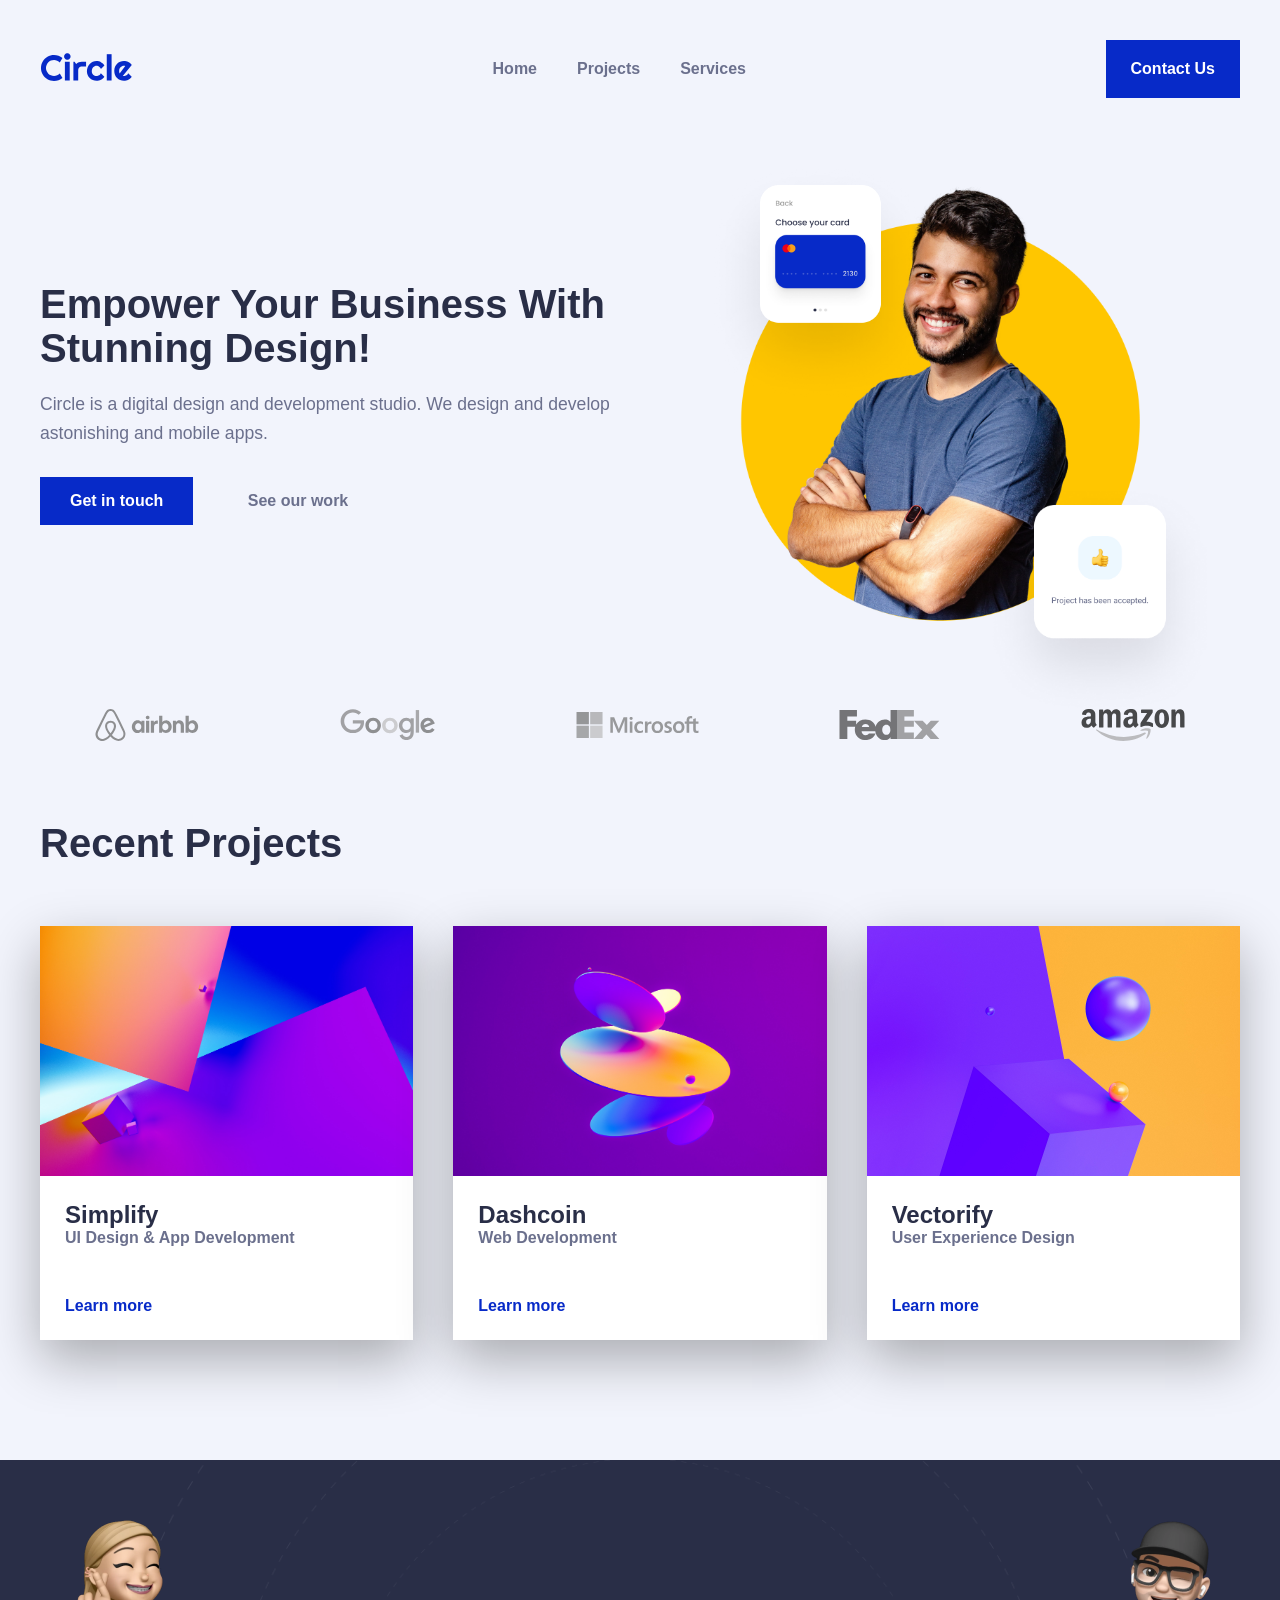
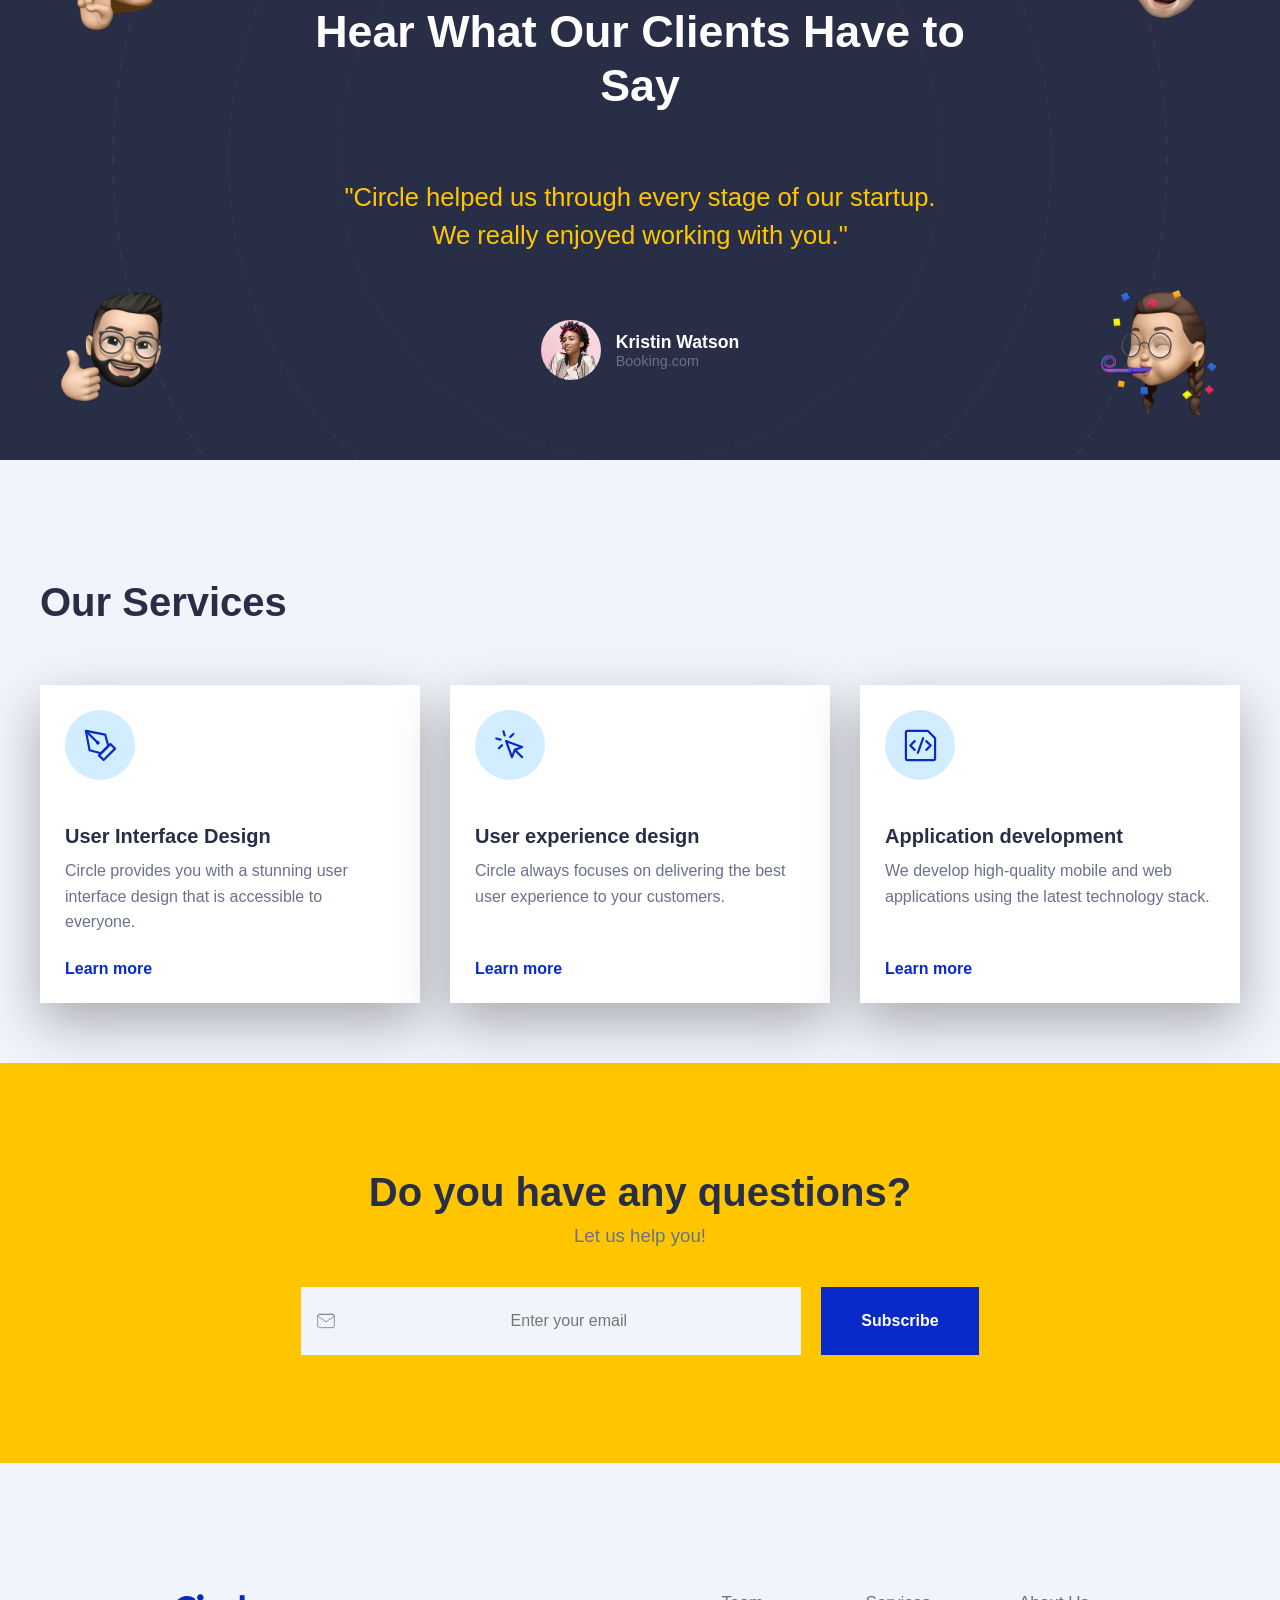
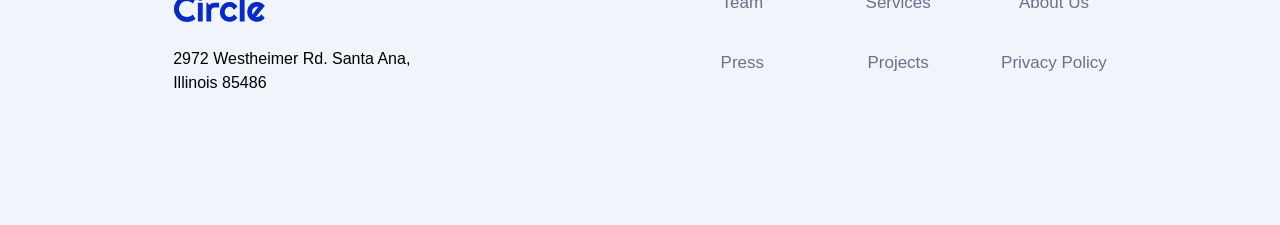
<file: index.html>
<!DOCTYPE html>
<html lang="en">

<head>
    <meta charset="UTF-8">
    <meta name="viewport" content="width=device-width, initial-scale=1.0">
    <title>Circle Agency - Home</title>

    <link rel="stylesheet" href="CSS/style.css">
    <link rel="stylesheet" href="CSS/index.css">
    <link rel="stylesheet" href="CSS/burger.css">
    <link rel="stylesheet" href="CSS/arrow-scroll.css">
    <link rel="stylesheet" href="CSS/responsive.css">

    <link rel="icon" type="image/png" sizes="32x32" href="images/favicon/favicon-32x32.png">
    <link rel="icon" type="image/png" sizes="16x16" href="images/favicon/favicon-16x16.png">
    <link rel="shortcut icon" href="images/favicon/favicon.ico">
    <link rel="apple-touch-icon" sizes="180x180" href="images/favicon/apple-touch-icon.png">
    <link rel="manifest" href="images/favicon/site.webmanifest">
    
</head>

    <body>

        <header> 
            <nav>
                
                <div class="logo">
                    <a href="index.html"><img src="images/logos/circle.svg" alt="Circle Agency Logo"></a>
                </div>

                <ul class="nav-links">
                    <li><a href="index.html">Home</a></li>
                    <li><a href="/HTML/projects.html?id=1">Projects</a></li>
                    <li><a href="index.html#services">Services</a></li>
                </ul>

                <a href="/HTML/contact.html" class="btn-contact">Contact Us</a>

                <!-- botón de menú hamburguesa escondido -->
                <!-- Lo crearemos con CSS. solo aparezca responsive en pantallas pequeñas -->
                <div class="nav-menu-icon" id="hamburger-menu">
                    <span></span>
                    <span></span>
                    <span></span>
                </div>
            

            </nav>
        </header>

        <main>
            <!-- Menu desplegable para móviles, inicialmente oculto, se mostrará al hacer clic en el ícono de menú hamburguesa -->
            <div class="mobile-menu" id="mobile-menu">

                <span class="close-menu" id="close-menu">X</span>
                
                <ul class="mobile-nav-links">
                    <li><a href="index.html">Home</a></li>
                    <li><a href="/HTML/projects.html?id=1">Projects</a></li>
                    <li><a href="index.html#services">Services</a></li>
                    <li><a href="/HTML/contact.html">Contact Us</a></li>
                </ul>

            </div>
            <div class="div-hero">
                <div class="hero-content">
                    <h1>Empower Your Business With Stunning Design!</h1>
                    <h3>Circle is a digital design and development studio. We design and develop astonishing and mobile apps.</h3>                    
                    <a href="#newsletter" class="btn-get">Get in touch</a>
                    <a href="#projects" class="btn-see">See our work</a>
                </div>

                <div class="hero-image">
                    <img src="images/hero-section/hero-image.png" alt="Hero Image"> 
                    <img src="images/hero-section/card-1.png" alt="Hero Image 2">
                    <img src="images/hero-section/card-2.png" alt="Hero Image 3">
                </div>
            </div>

            <section id="clients">
                <a href="https://www.airbnb.es/"><img src="/images/logos/airbnb-logo.svg" alt="Airbnb Logo"></a>
                <a href="https://www.google.com/"><img src="/images/logos/google-logo.svg" alt="Google Logo"></a>
                <a href="https://www.microsoft.com/"><img src="/images/logos/microsoft-logo.svg" alt="Microsoft Logo"></a>
                <a href="https://www.fedex.com/"><img src="/images/logos/fedex-logo.svg" alt="FedEx Logo"></a>
                <a href="https://www.amazon.es/"><img src="/images/logos/amazon-logo.svg" alt="Amazon Logo"></a>
            </section>

            <section id="projects">
                
                <h2>Recent Projects</h2>
                <div class="project-contaier">
                    <article class="project-1">
                        <a href="/HTML/projects.html?id=1">
                            <img src="/images/projects-section/1.jpg" alt="Simplify Project">
                            <h4>Simplify</h4>
                            <p>UI Design & App Development</p>
                            <span class="learn-more">Learn more</span>
                        </a>
                    </article>

                    <article class="project-2">
                        <a href="/HTML/projects.html?id=2">
                            <img src="/images/projects-section/2.jpg" alt="Dashcoin Project">
                            <h4>Dashcoin</h4>
                            <p>Web Development</p>
                            <span class="learn-more">Learn more</span>
                        </a>
                    </article>

                    <article class="project-3">
                        <a href="/HTML/projects.html?id=3">
                            <img src="/images/projects-section/3.jpg" alt="Vectorify Project">
                            <h4>Vectorify</h4>
                            <p>User Experience Design</p>
                            <span class="learn-more">Learn more</span>
                        </a>
                    </article>
                </div>
            </section>

            <section id="testimonial">
                <div class="testimonial-emojis">
                    <img src="images/testimonial-section/memoji-1.png" class="emoji-1" alt="Emoji 1">
                    <img src="images/testimonial-section/memoji-2.png" class="emoji-2" alt="Emoji 2">
                    <img src="images/testimonial-section/memoji-3.png" class="emoji-3" alt="Emoji 3">
                    <img src="images/testimonial-section/memoji-4.png" class="emoji-4" alt="Emoji 4">
                </div>
            
                <div class="testimonial-text">
                    <h3>Hear What Our Clients Have to Say</h3>
                </div>

                <div class="testimonial-quote">
                    <p>"Circle helped us through every stage of our startup.<br>We really enjoyed working with you."</p>
                </div>

                <div class="testimonial-profile">
                    <img src="images/testimonial-section/profile.png" alt="Profile Picture">
                    <div class="testimonial-profile-info">
                        <p class="name">Kristin Watson</p>
                        <p class="origin">Booking.com</p>
                    </div>
                </div>
            </section>

            <section id="services">
                <h2>Our Services</h2>

                <div class="project-contaier">
                    <article>
                        <div class="circle-icono">
                            <img src="images/services-section/icons/1.svg" alt="Icon 1">
                        </div>

                        <h4>User Interface Design</h4>

                        <p>Circle provides you with a stunning user interface design that is accessible to everyone.</p>
                        <a href="">Learn more</a>
                    </article>

                    <article>
                        <div class="circle-icono">
                            <img src="images/services-section/icons/2.svg" alt="Icon 2">
                        </div>

                        <h4>User experience design</h4>

                        <p>Circle always focuses on delivering the best user experience to your customers.</p>
                        <a href="">Learn more</a>
                    </article>

                    <article>
                        <div class="circle-icono">
                            <img src="images/services-section/icons/3.svg" alt="Icon 3">
                        </div>

                        <h4>Application development</h4>

                        <p>We develop high-quality mobile and web applications using the latest technology stack.</p>
                        <a href="">Learn more</a>
                    </article>
                </div>
            </section>

            <section id="newsletter">
                <h2>Do you have any questions?</h2>
                <h3>Let us help you!</h3>

                <form action="">
                    <div class="input-container">
                        <img src="images/newsletter/icon/mail.svg" alt="mail" class="mail-icon">
                        <input type="email" placeholder="Enter your email">
                    </div>

                    <a href="/HTML/contact.html" class="boton-estilo">Subscribe</a>
                </form>

            </section>

            <!-- Botón para volver al inicio, inicialmente oculto, se mostrará al hacer scroll hacia abajo -->
            <button id="btn-back-to-top" title="Ir arriba">
                <span>↑</span>
            </button>

        </main>

        <footer class="footer">
            <div class="address-info">

                <a href="">
                    <img src="images/logos/circle.svg" alt="Circle Logo">
                </a>

                <p>2972 Westheimer Rd. Santa Ana, Illinois 85486</p>

            </div>

            <ul class="sitemap">
                <li><a href="#">Team</a></li>
                <li><a href="#services">Services</a></li>
                <li><a href="#">About Us</a></li>
                <li><a href="#">Press</a></li>
                <li><a href="/HTML/projects.html?id=1">Projects</a></li>
                <li><a href="#">Privacy Policy</a></li>
            </ul>
        </footer>

        

        <!-- enlace al script de proyectos -->
        <script src="Scripts/index.js" defer></script>
        <script src="Scripts/arrow-scroll.js" defer></script>
    
    </body>
</html>
</file>
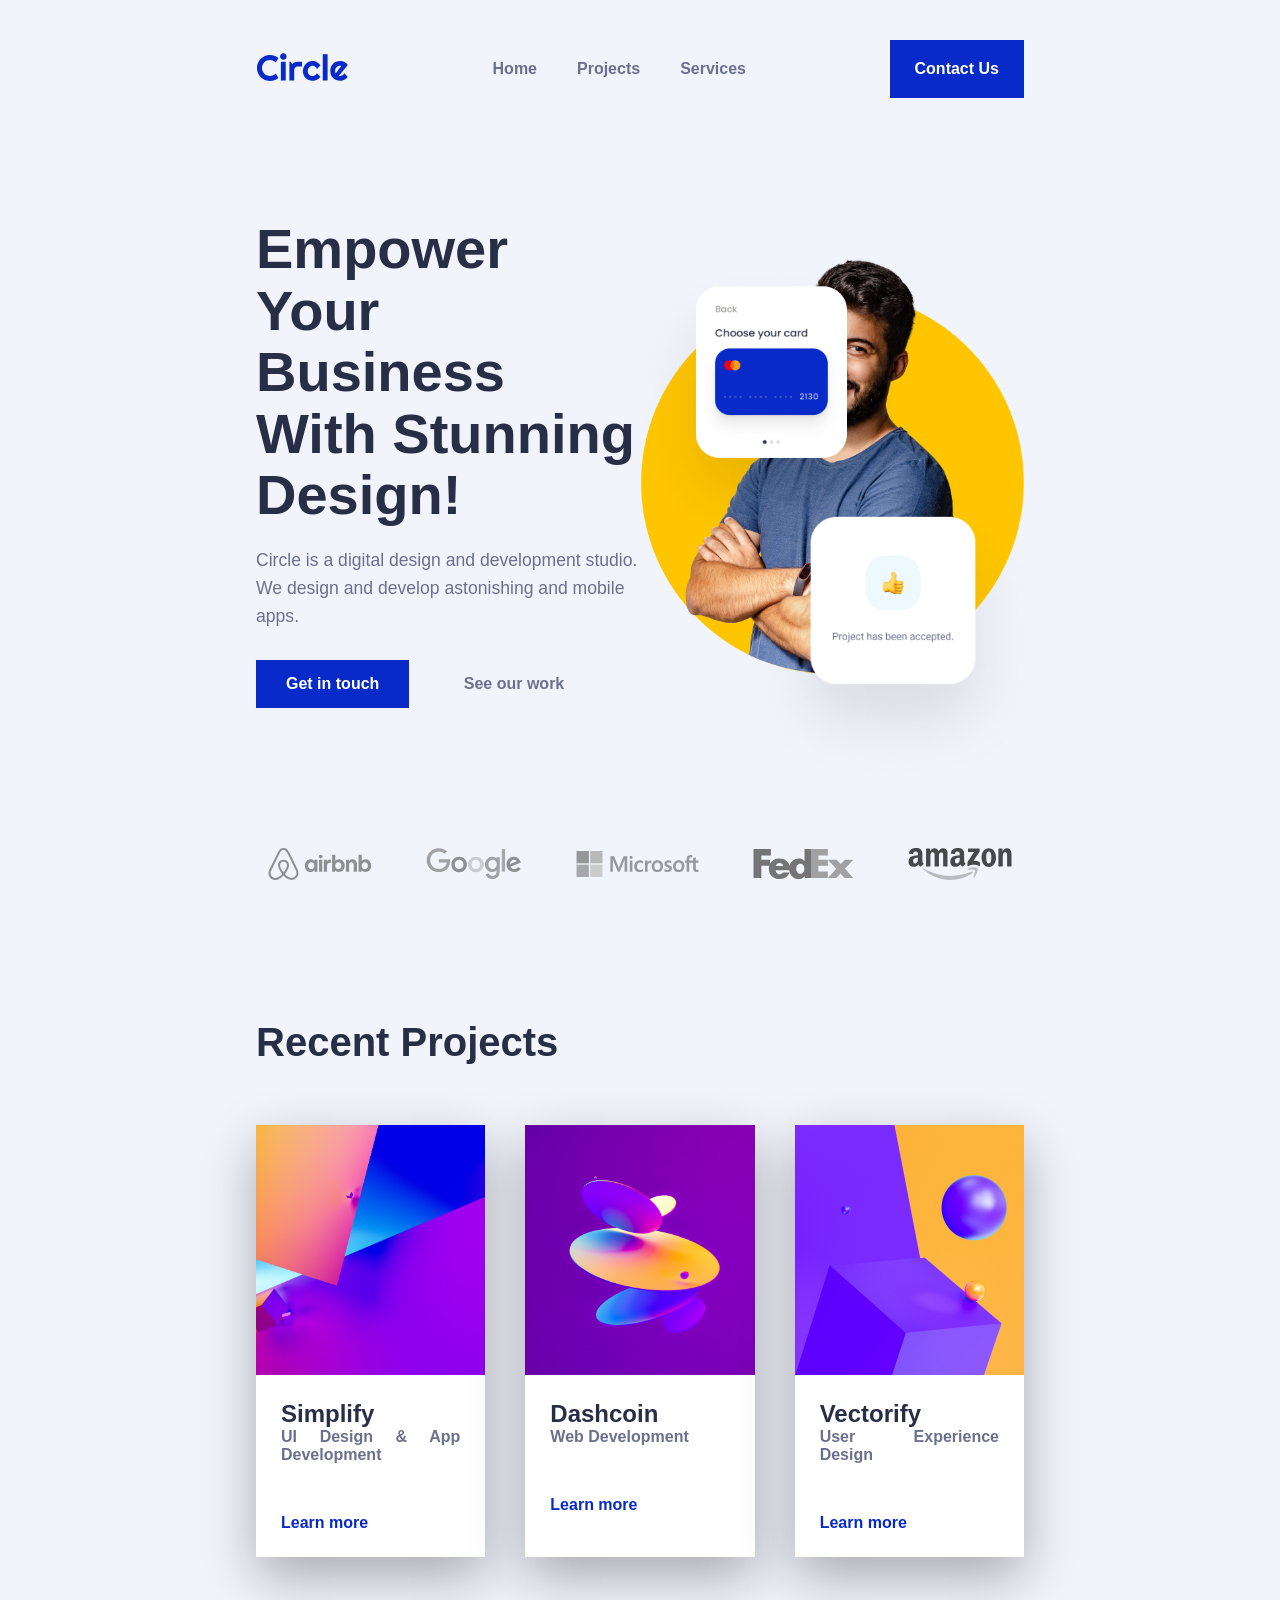
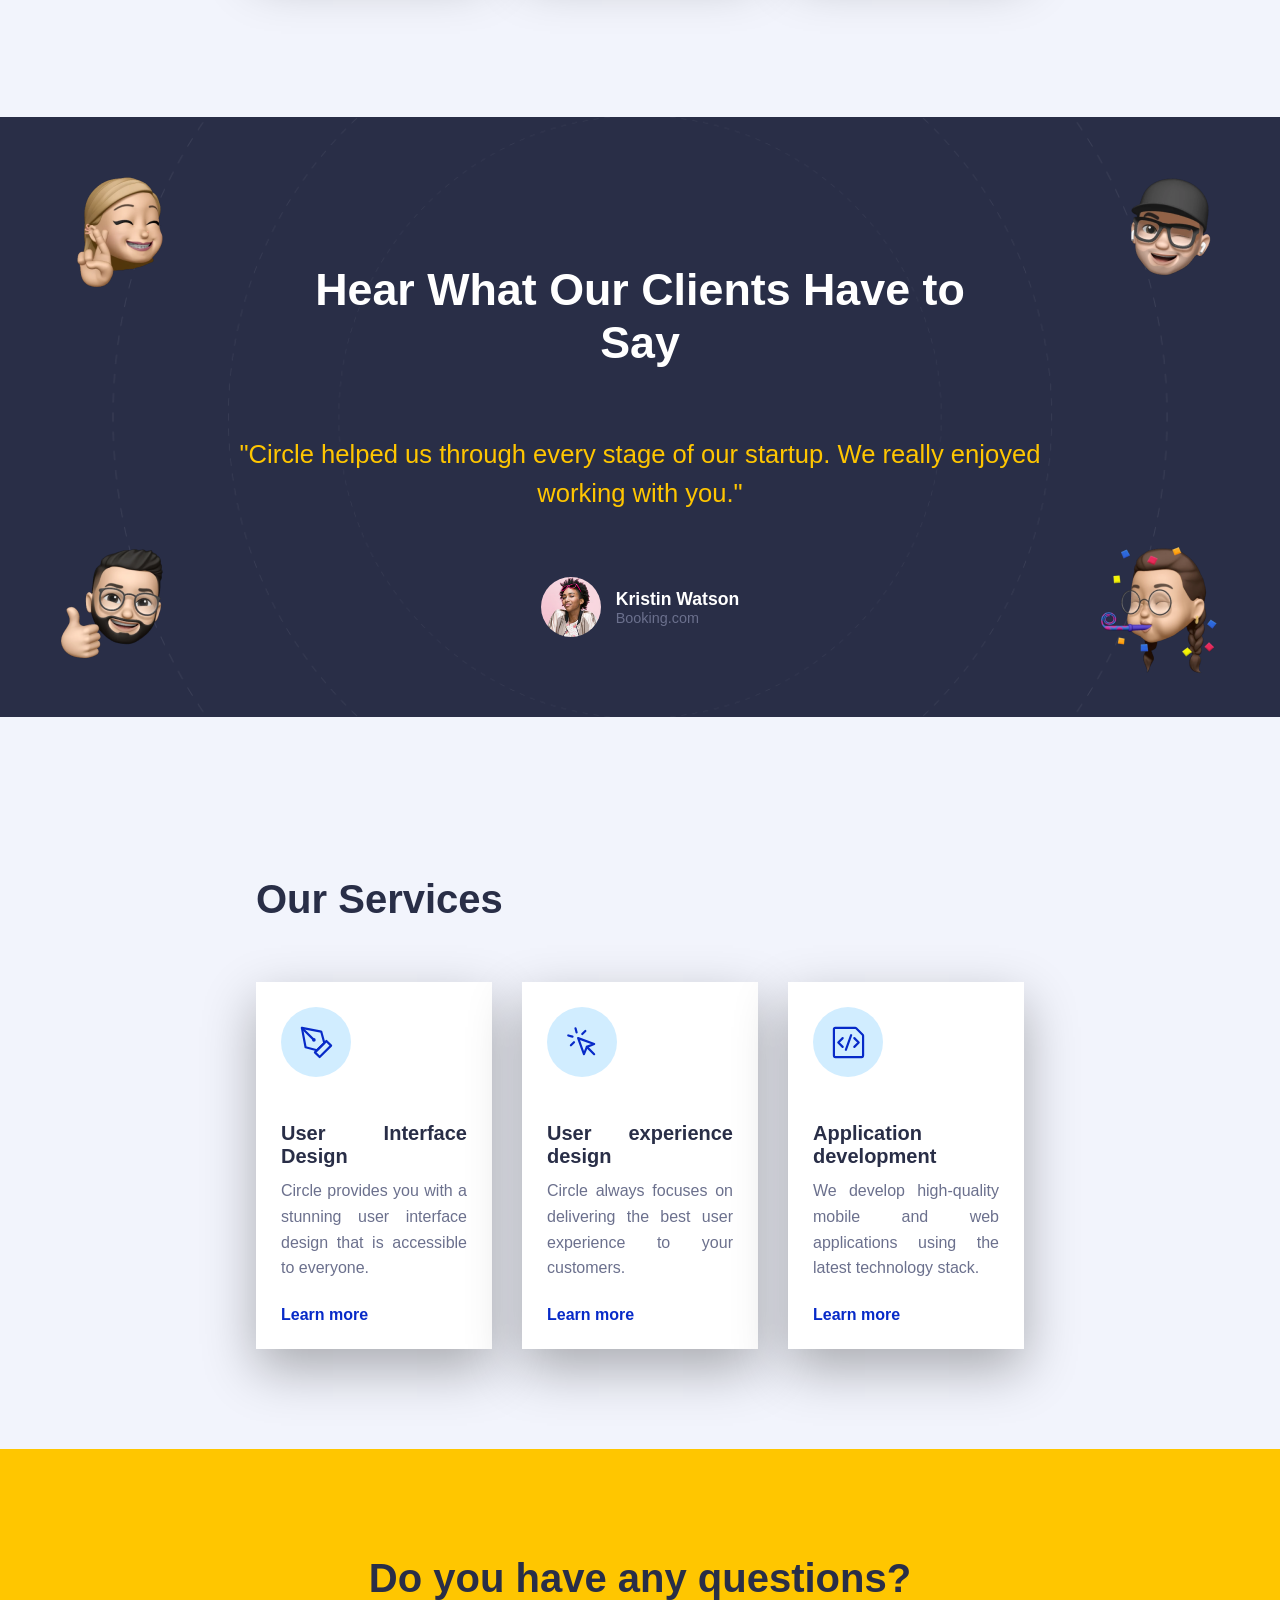
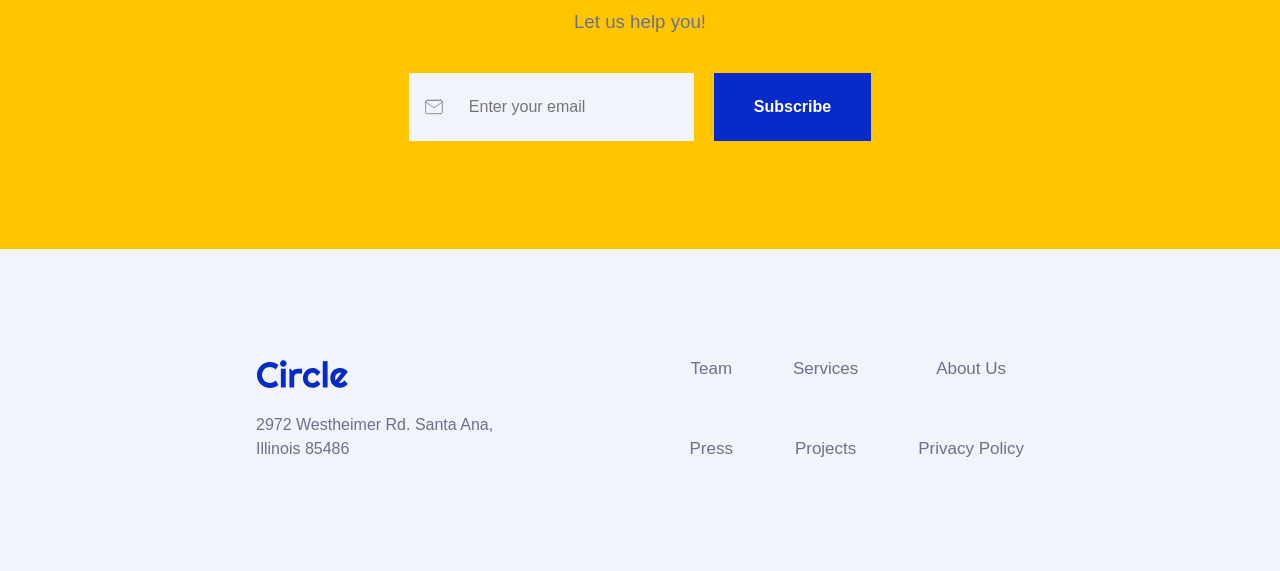
<file: Project 1 - Circle Agency/Circle-Agency-WEB/index.html>
<!DOCTYPE html>
<html lang="en">

<head>
    <meta charset="UTF-8">
    <meta name="viewport" content="width=device-width, initial-scale=1.0">
    <title>Circle Agency - Home</title>

    <link rel="stylesheet" href="CSS/style.css">

    <link rel="icon" type="image/png" sizes="32x32" href="images/favicon/favicon-32x32.png">
    <link rel="icon" type="image/png" sizes="16x16" href="images/favicon/favicon-16x16.png">
    <link rel="shortcut icon" href="images/favicon/favicon.ico">
    <link rel="apple-touch-icon" sizes="180x180" href="images/favicon/apple-touch-icon.png">
    <link rel="manifest" href="images/favicon/site.webmanifest">
</head>

    <body>

        <header>   
            <nav>
                <div class="logo">
                    <a href="index.html"><img src="images/logos/circle.svg" alt="Circle Agency Logo"></a>
                </div>

                <ul class="nav-links">
                    <li><a href="index.html">Home</a></li>
                    <li><a href="projects.html?id=1">Projects</a></li>
                    <li><a href="#services">Services</a></li>
                </ul>
                <a href="contact.html" class="btn-contact">Contact Us</a>
            </nav>
        </header>

        <div class="div-hero">
            <div class="hero-content">
                <h1>Empower Your Business With Stunning Design!</h1>
                <h3>Circle is a digital design and development studio. We design and develop astonishing and mobile apps.</h3>                    
                <a href="#newsletter" class="btn-get">Get in touch</a>
                <a href="#projects" class="btn-see">See our work</a>
            </div>

            <div class="hero-image">
                <img src="images/hero-section/hero-image.png" alt="Hero Image"> 
                <img src="images/hero-section/card-1.png" alt="Hero Image 2">
                <img src="images/hero-section/card-2.png" alt="Hero Image 3">
            </div>
        </div>

        <section id="clients">
            <a href="#"><img src="images/logos/airbnb-logo.svg" alt="Airbnb Logo"></a>
            <a href="#"><img src="images/logos/google-logo.svg" alt="Google Logo"></a>
            <a href="#"><img src="images/logos/microsoft-logo.svg" alt="Microsoft Logo"></a>
            <a href="#"><img src="images/logos/fedex-logo.svg" alt="FedEx Logo"></a>
            <a href="#"><img src="images/logos/amazon-logo.svg" alt="Amazon Logo"></a>
        </section>

        <section id="projects">
            <h2>Recent Projects</h2>
            <div class="project-contaier">
                <article class="project-1">
                    <a href="projects.html?id=1">
                        <img src="images/projects-section/1.jpg" alt="Simplify Project">
                        <h4>Simplify</h4>
                        <p>UI Design & App Development</p>
                        <span class="learn-more">Learn more</span>
                    </a>
                </article>

                <article class="project-2">
                    <a href="projects.html?id=2">
                        <img src="images/projects-section/2.jpg" alt="Dashcoin Project">
                        <h4>Dashcoin</h4>
                        <p>Web Development</p>
                        <span class="learn-more">Learn more</span>
                    </a>
                </article>

                <article class="project-3">
                    <a href="projects.html?id=3">
                        <img src="images/projects-section/3.jpg" alt="Vectorify Project">
                        <h4>Vectorify</h4>
                        <p>User Experience Design</p>
                        <span class="learn-more">Learn more</span>
                    </a>
                </article>
            </div>
        </section>

        <section id="testimonial">
            <div class="testimonial-emojis">
                <img src="images/testimonial-section/memoji-1.png" class="emoji-1" alt="Emoji 1">
                <img src="images/testimonial-section/memoji-2.png" class="emoji-2" alt="Emoji 2">
                <img src="images/testimonial-section/memoji-3.png" class="emoji-3" alt="Emoji 3">
                <img src="images/testimonial-section/memoji-4.png" class="emoji-4" alt="Emoji 4">
            </div>
        
            <div class="testimonial-text">
                <h3>Hear What Our Clients Have to Say</h3>
            </div>

            <div class="testimonial-quote">
                <p>"Circle helped us through every stage of our startup. We really enjoyed working with you."</p>
            </div>

            <div class="testimonial-profile">
                <img src="images/testimonial-section/profile.png" alt="Profile Picture">
                <div class="testimonial-profile-info">
                    <p class="name">Kristin Watson</p>
                    <p class="origin">Booking.com</p>
                </div>
            </div>
        </section>

        <section id="services">
            <h2>Our Services</h2>

            <div class="project-contaier">
                <article>
                    <div class="circle-icono">
                        <img src="images/services-section/icons/1.svg" alt="Icon 1">
                    </div>

                    <h4>User Interface Design</h4>

                    <p>Circle provides you with a stunning user interface design that is accessible to everyone.</p>
                    <a href="">Learn more</a>
                </article>

                <article>
                    <div class="circle-icono">
                        <img src="images/services-section/icons/2.svg" alt="Icon 2">
                    </div>

                    <h4>User experience design</h4>

                    <p>Circle always focuses on delivering the best user experience to your customers.</p>
                    <a href="">Learn more</a>
                </article>

                <article>
                    <div class="circle-icono">
                        <img src="images/services-section/icons/3.svg" alt="Icon 3">
                    </div>

                    <h4>Application development</h4>

                    <p>We develop high-quality mobile and web applications using the latest technology stack.</p>
                    <a href="">Learn more</a>
                </article>
            </div>
        </section>

        <section id="newsletter">
            <h2>Do you have any questions?</h2>
            <h3>Let us help you!</h3>

            <form action="">
                <div class="input-container">
                    <img src="images/newsletter/icon/mail.svg" alt="mail" class="mail-icon">
                    <input type="email" placeholder="Enter your email">
                </div>

                <a href="contact.html" class="boton-estilo">Subscribe</a>
            </form>

        </section>

        <span class="arrow-up"></span>

        <footer class="footer">
            <div class="address-info">

                <a href="">
                    <img src="images/logos/circle.svg" alt="Circle Logo">
                </a>

                <p>2972 Westheimer Rd. Santa Ana, Illinois 85486</p>

            </div>

            <ul class="sitemap">
                <li><a href="#">Team</a></li>
                <li><a href="#services">Services</a></li>
                <li><a href="#">About Us</a></li>
                <li><a href="#">Press</a></li>
                <li><a href="projects.html?id=1">Projects</a></li>
                <li><a href="#">Privacy Policy</a></li>
            </ul>
        </footer>

    </body>
</html>
</file>
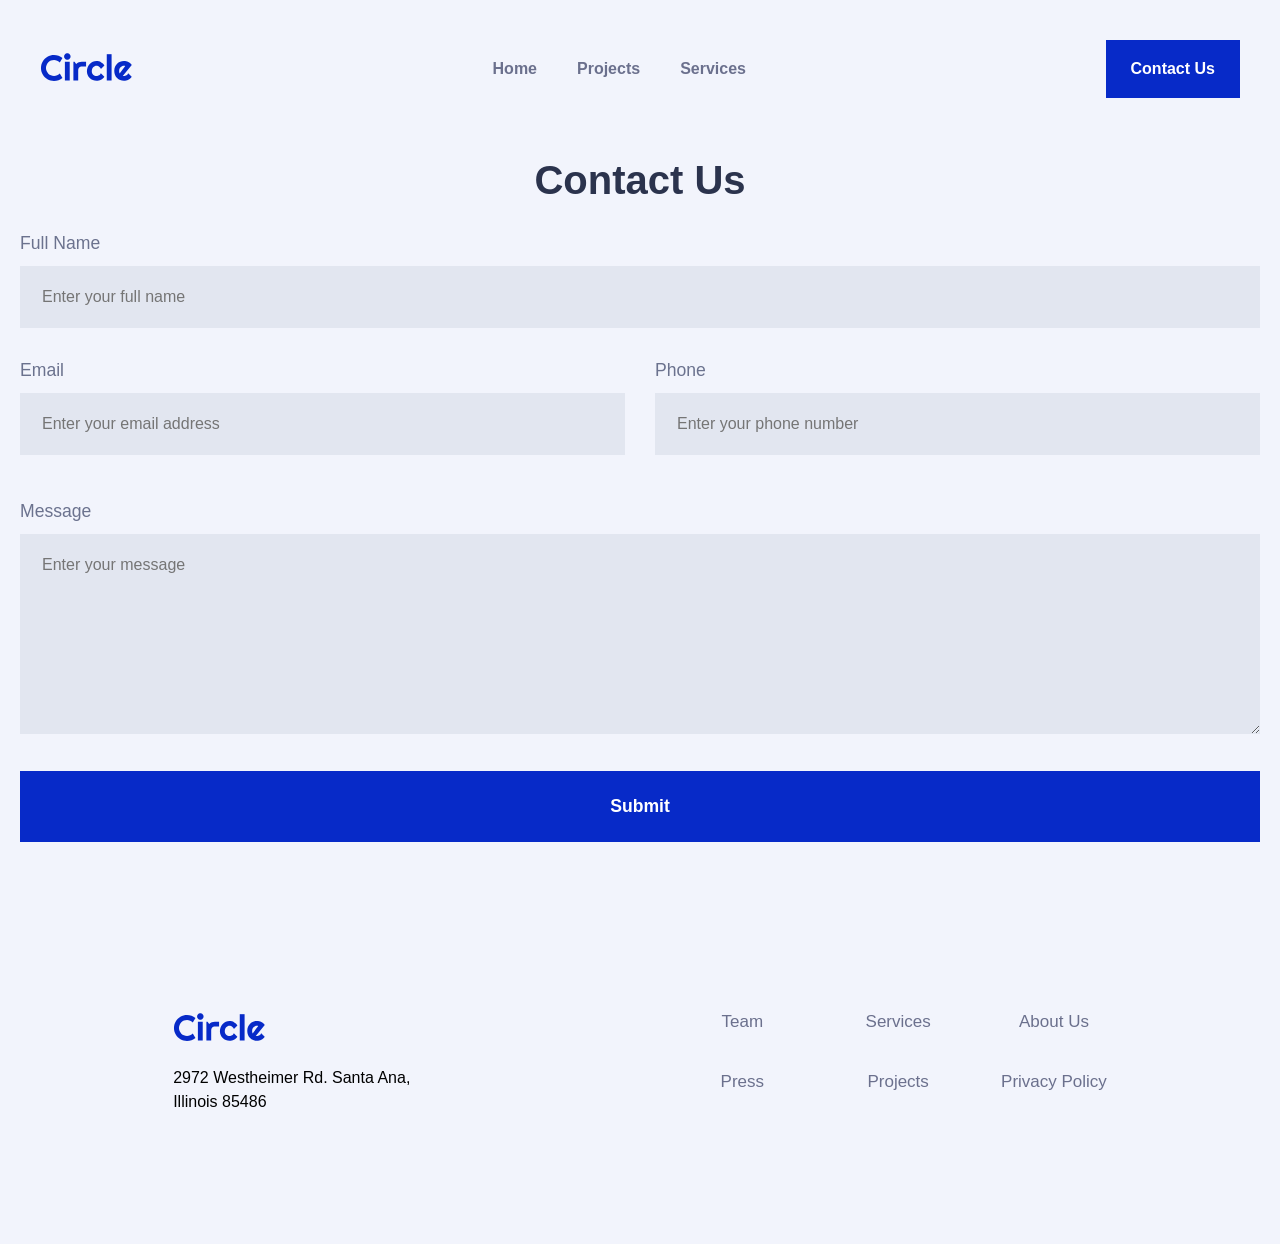
<file: contact.html>
<!DOCTYPE html>
<html lang="en">

<head>

    <meta charset="UTF-8">
    <meta name="viewport" content="width=device-width, initial-scale=1.0">
    <title>Circle Agency - Contact</title>

    <link rel="stylesheet" href="CSS/style.css">
    <link rel="stylesheet" href="CSS/contact.css">
    <link rel="stylesheet" href="CSS/burger.css">
    <link rel="stylesheet" href="CSS/responsive.css">

    <link rel="icon" type="image/png" sizes="32x32" href="images/favicon/favicon-32x32.png">
    <link rel="icon" type="image/png" sizes="16x16" href="images/favicon/favicon-16x16.png">
    <link rel="shortcut icon" href="images/favicon/favicon.ico">
    <link rel="apple-touch-icon" sizes="180x180" href="images/favicon/apple-touch-icon.png">
    <link rel="manifest" href="images/favicon/site.webmanifest">

</head>

<body>

    <header> 

        <nav>
            
            <div class="logo">
                <a href="index.html"><img src="images/logos/circle.svg" alt="Circle Agency Logo"></a>
            </div>

            <ul class="nav-links">
                <li><a href="index.html">Home</a></li>
                <li><a href="projects.html?id=1">Projects</a></li>
                <li><a href="index.html#services">Services</a></li>
            </ul>

            <a href="contact.html" class="btn-contact">Contact Us</a>

            <!-- botón de menú hamburguesa escondido -->
            <!-- Lo crearemos con CSS y JavaScript para que solo aparezca en pantallas pequeñas -->
             <div class="nav-menu-icon" id="hamburger-menu">
                <span></span>
                <span></span>
                <span></span>
             </div>
           

        </nav>

    </header>

    <head>
        <!-- Menu desplegable para móviles, inicialmente oculto, se mostrará al hacer clic en el ícono de menú hamburguesa -->
        <div class="mobile-menu" id="mobile-menu">

            <span class="close-menu" id="close-menu">X</span>

            <ul class="mobile-nav-links">
                <li><a href="index.html">Home</a></li>
                <li><a href="projects.html?id=1">Projects</a></li>
                <li><a href="index.html#services">Services</a></li>
                <li><a href="contact.html">Contact Us</a></li>
            </ul>

        </div>


        <form action="" id="contact-form" onsubmit="sendForm(event)">

            <h1>Contact Us</h1>

            <div class="contact-name">

                <label for="name">Full Name</label>
                <input type="text" placeholder="Enter your full name" name="name" id="name">
                <p id="errorContactName" hidden class="errorForm">Please enter your full name</p>
            
            </div>

            <div id="contact-email-phone-row">

                <div class="contact-email">
                    <label for="email">Email</label>
                    <input type="email" placeholder="Enter your email address" name="email" id="email">
                    <p id="errorContactEmail" hidden class="errorForm">Please enter a valid email address</p>
                </div>

                <div class="contact-phone">
                    <label for="phone">Phone</label>
                    <input type="phone" placeholder="Enter your phone number" name="phone" id="phone">
                    <p id="errorContactPhone" hidden class="errorForm">Please enter a valid phone number</p>
                </div>

            </div>

            <div class="contact-message">

                <label for="message">Message</label>
                <textarea placeholder="Enter your message" name="message" id="message"></textarea>
                <p id="errorContactMessage" hidden class="errorForm">Please enter a message</p>
            
            </div>

            <div class="contact-button">

                <button type="submit" id="submitBtn">Submit</button>
                <p id="successContact" hidden class="successForm">Your message has been sent successfully!</p>
            
            </div>

            <div class="contact-modal">

                <div class="modal-content">
                    <span class="close-button">X</span>
                    <img src="/images/logos/circle.svg" alt="logo circle" class="modal-logo">
                    <h2>Form Submitted</h2>
                    <p>Thank you! Your form has been sent.</p>
                </div>

            </div>

        </form>
    </head>

    <footer class="footer">

        <div class="address-info">
            <a href="">
                <img src="images/logos/circle.svg" alt="Circle Logo">
            </a>
            <p>2972 Westheimer Rd. Santa Ana, Illinois 85486</p>
        </div>

        <ul class="sitemap">
            <li><a href="#">Team</a></li>
            <li><a href="index.html#services">Services</a></li>
            <li><a href="#">About Us</a></li>
            <li><a href="#">Press</a></li>
            <li><a href="projects.html?id=1">Projects</a></li>
            <li><a href="#">Privacy Policy</a></li>
        </ul>

    </footer>

    <script src="Scripts/contact.js" defer></script>
    <script src="Scripts/index.js" defer></script>

</body>

</html>
</file>
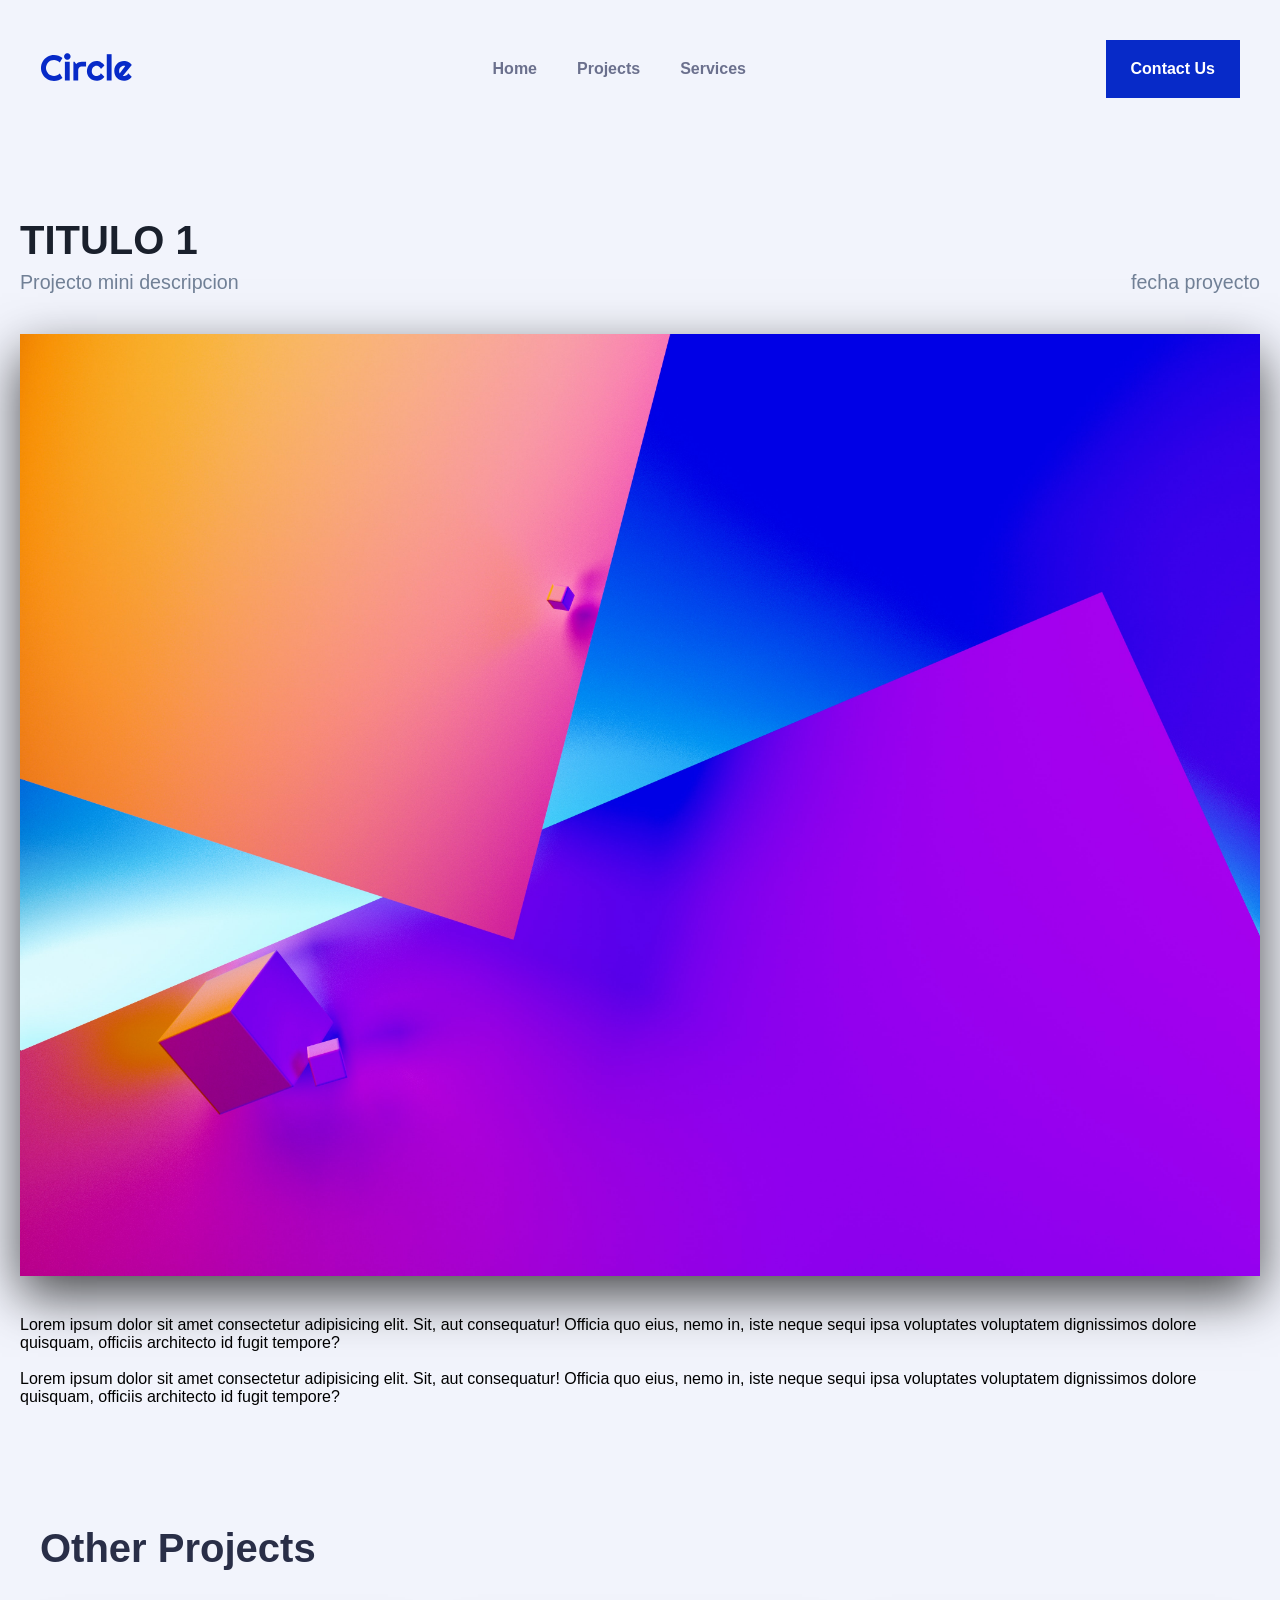
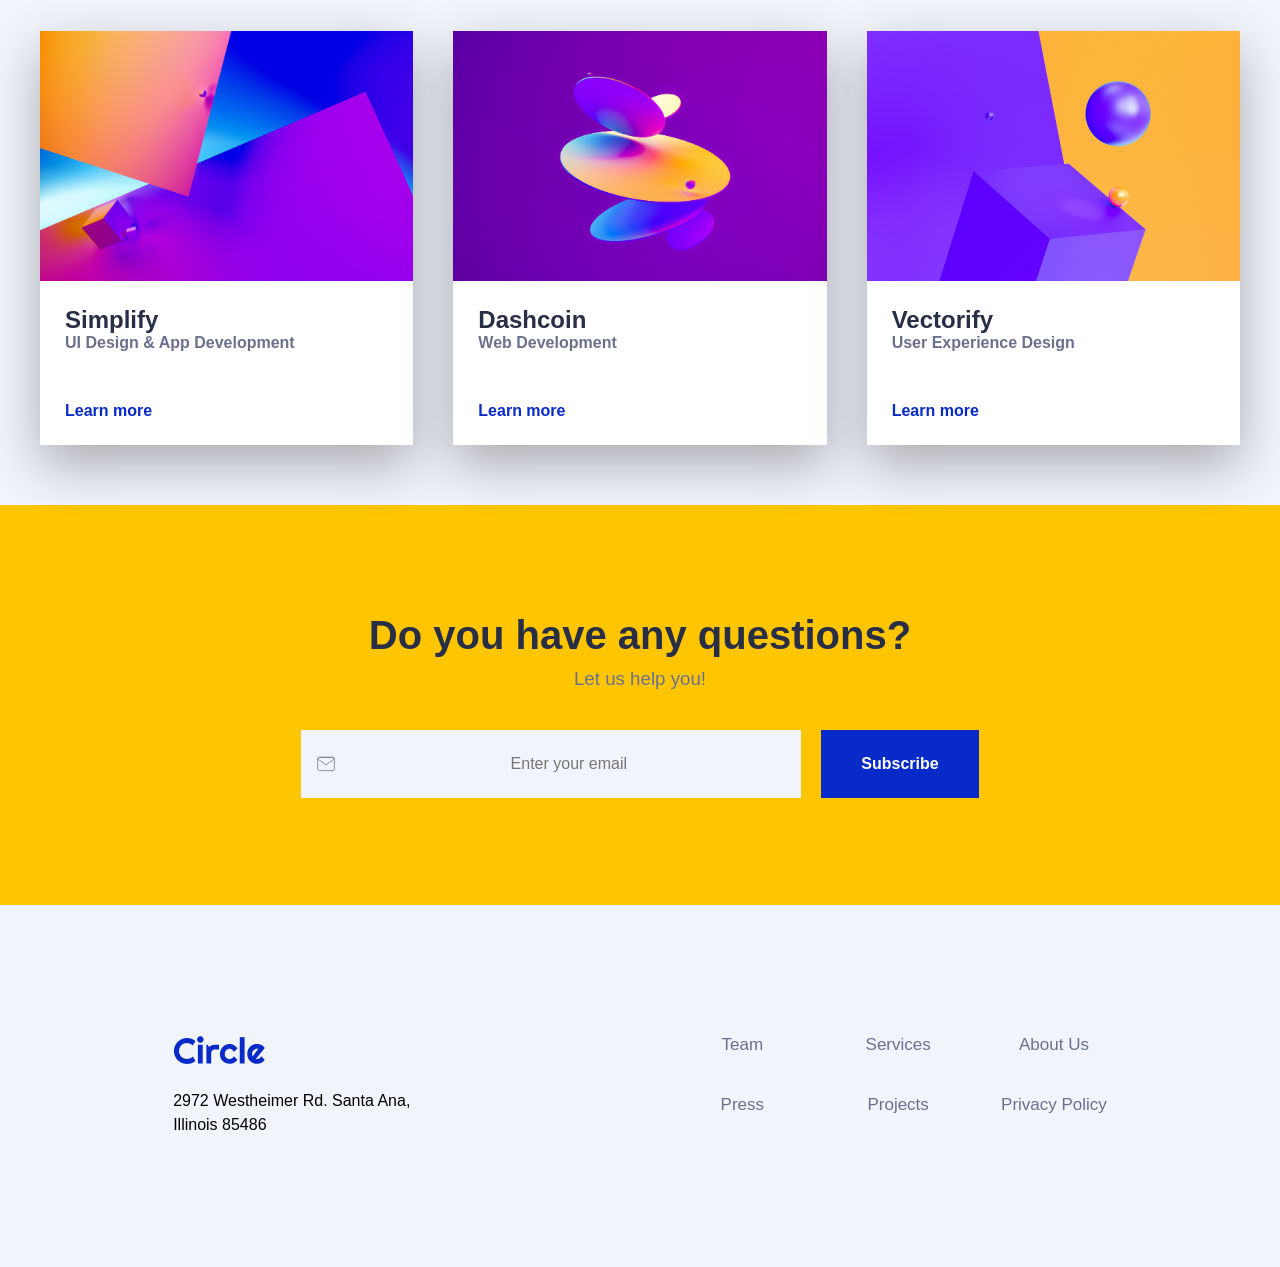
<file: projects.html>
<!DOCTYPE html>
<html lang="en">

<head>

    <meta charset="UTF-8">
    <meta name="viewport" content="width=device-width, initial-scale=1.0">
    <title>Circle Agency - Projects</title>

    <link rel="stylesheet" href="CSS/style.css">
    <link rel="stylesheet" href="CSS/projects.css">
    <link rel="stylesheet" href="CSS/burger.css">
    <link rel="stylesheet" href="CSS/arrow-scroll.css">
    <link rel="stylesheet" href="CSS/responsive.css">

    <link rel="icon" type="image/png" sizes="32x32" href="images/favicon/favicon-32x32.png">
    <link rel="icon" type="image/png" sizes="16x16" href="images/favicon/favicon-16x16.png">
    <link rel="shortcut icon" href="images/favicon/favicon.ico">
    <link rel="apple-touch-icon" sizes="180x180" href="images/favicon/apple-touch-icon.png">
    <link rel="manifest" href="images/favicon/site.webmanifest">

</head>

<body>

    <header> 
        <nav>
            
            <div class="logo">
                <a href="index.html"><img src="images/logos/circle.svg" alt="Circle Agency Logo"></a>
            </div>

            <ul class="nav-links">
                <li><a href="index.html">Home</a></li>
                <li><a href="projects.html?id=1">Projects</a></li>
                <li><a href="index.html#services">Services</a></li>
            </ul>

            <a href="contact.html" class="btn-contact">Contact Us</a>

            <!-- botón de menú hamburguesa escondido -->
            <!-- Lo crearemos con CSS y JavaScript para que solo aparezca en pantallas pequeñas -->
             <div class="nav-menu-icon" id="hamburger-menu">
                <span></span>
                <span></span>
                <span></span>
             </div>
           

        </nav>
    </header>

    <main>
        <!-- Menu desplegable para móviles, inicialmente oculto, se mostrará al hacer clic en el ícono de menú hamburguesa -->
        <div class="mobile-menu" id="mobile-menu">

            <span class="close-menu" id="close-menu">X</span>
            
            <ul class="mobile-nav-links">
                <li><a href="index.html">Home</a></li>
                <li><a href="projects.html?id=1">Projects</a></li>
                <li><a href="index.html#services">Services</a></li>
                <li><a href="contact.html">Contact Us</a></li>
            </ul>

        </div>    

        <section id="project">
            <h1 class="title">TITULO 1</h1>
            <div>
                <span class="project-subtitle">Projecto mini descripcion</span>
                <span class="project-date">fecha proyecto</span>
            </div>
            <div class="project-image">
                <img src="images/projects-section/1.jpg" alt="Simplify Project">
            </div>
            <article>
                Lorem ipsum dolor sit amet consectetur adipisicing elit. Sit, aut consequatur! Officia quo eius, nemo in, iste neque sequi ipsa voluptates voluptatem dignissimos dolore quisquam, officiis architecto id fugit tempore?
                <br><br>
                Lorem ipsum dolor sit amet consectetur adipisicing elit. Sit, aut consequatur! Officia quo eius, nemo in, iste neque sequi ipsa voluptates voluptatem dignissimos dolore quisquam, officiis architecto id fugit tempore?
            </article>
        </section>

        <section id="projects">
            <h2>Other Projects</h2>
            <div class="project-contaier">
                <article class="project-1">
                    <a href="project.html">
                        <img src="images/projects-section/1.jpg" alt="Simplify Project">
                        <h4>Simplify</h4>
                        <p>UI Design & App Development</p>
                        <span class="learn-more">Learn more</span>
                    </a>
                </article>
                <article class="project-2">
                    <a href="project.html">
                        <img src="images/projects-section/2.jpg" alt="Dashcoin Project">
                        <h4>Dashcoin</h4>
                        <p>Web Development</p>
                        <span class="learn-more">Learn more</span>
                    </a>
                </article>
                <article class="project-3">
                    <a href="project.html">
                        <img src="images/projects-section/3.jpg" alt="Vectorify Project">
                        <h4>Vectorify</h4>
                        <p>User Experience Design</p>
                        <span class="learn-more">Learn more</span>
                    </a>
                </article>
            </div>
        </section>

        <section id="newsletter">
            <h2>Do you have any questions?</h2>
            <h3>Let us help you!</h3>
            <form action="">
                <div class="input-container">
                    <img src="images/newsletter/icon/mail.svg" alt="mail" class="mail-icon">
                    <input type="email" placeholder="Enter your email">
                </div>
                <a href="contact.html" class="boton-estilo">Subscribe</a>
            </form>
        </section>

        <!-- Botón para volver al inicio, inicialmente oculto, se mostrará al hacer scroll hacia abajo -->
        <button id="btn-back-to-top" title="Ir arriba">
            <span>↑</span>
        </button>

    </main>
        
    <footer class="footer">
        <div class="address-info">
            <a href="index.html">
                <img src="images/logos/circle.svg" alt="Circle Logo">
            </a>
            <p>2972 Westheimer Rd. Santa Ana, Illinois 85486</p>
        </div>
        <ul class="sitemap">
            <li><a href="#">Team</a></li>
            <li><a href="index.html#services">Services</a></li>
            <li><a href="#">About Us</a></li>
            <li><a href="#">Press</a></li>
            <li><a href="#">Projects</a></li>
            <li><a href="#">Privacy Policy</a></li>
        </ul>
    </footer>

    <!-- enlace al script de proyectos -->
    <script src="Scripts/projects.js" defer></script>
    <script src="Scripts/index.js" defer></script>
    <script src="Scripts/arrow-scroll.js"></script>

</body>

</html>
</file>
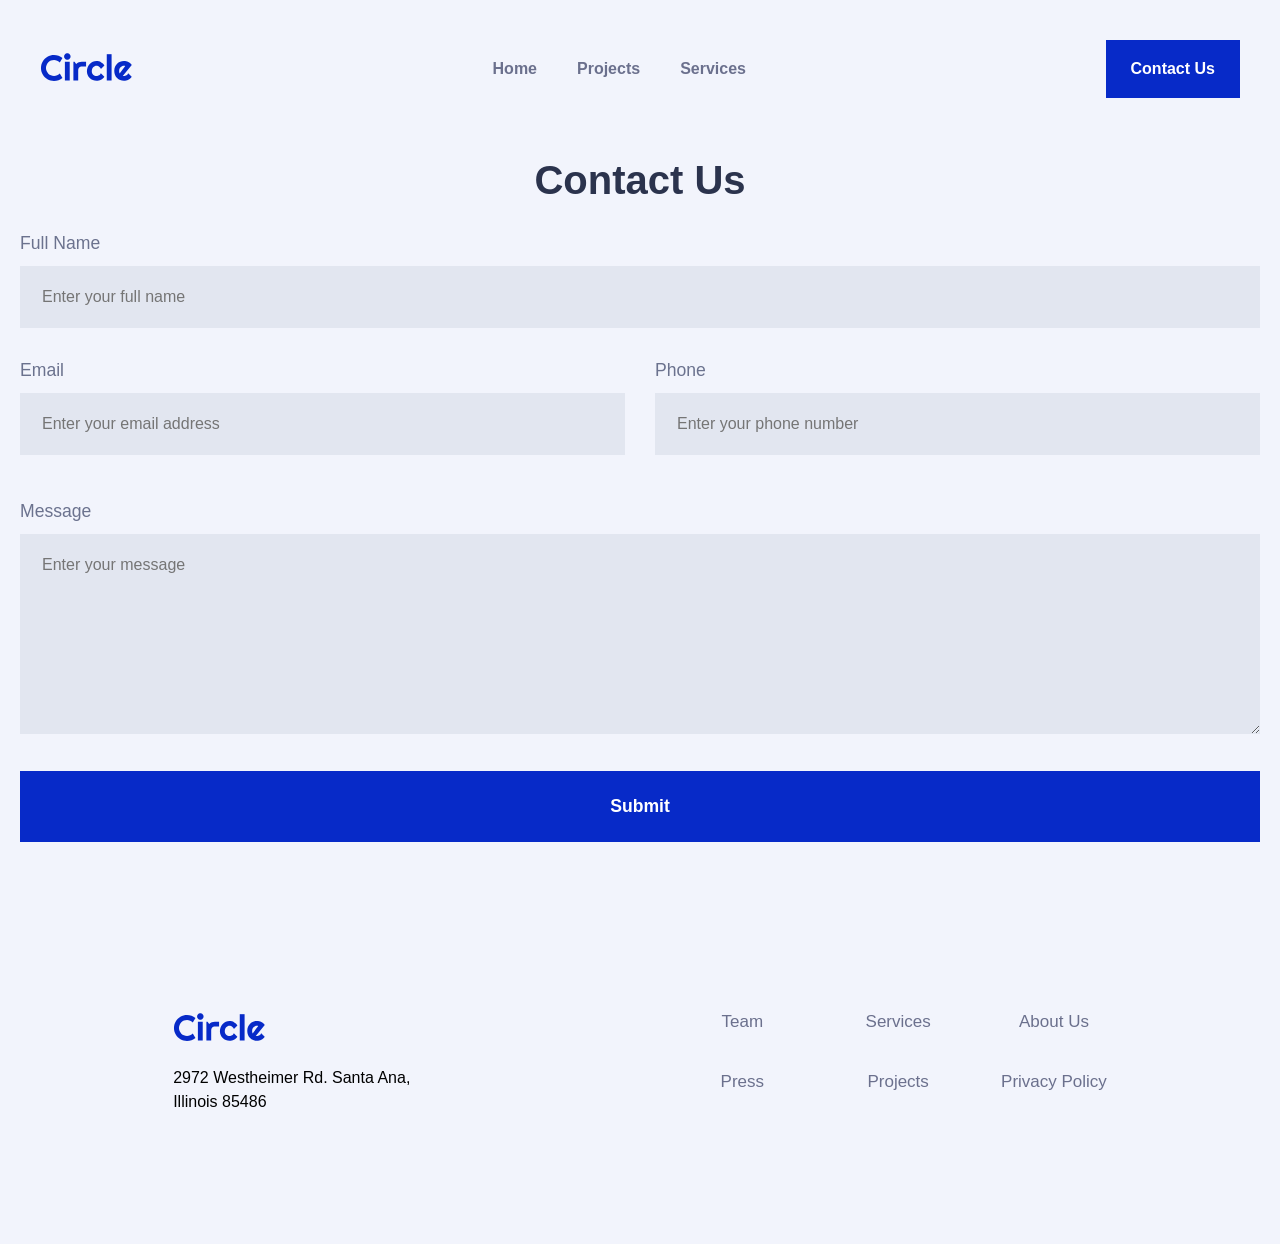
<file: HTML/contact.html>
<!DOCTYPE html>
<html lang="en">

<head>

    <meta charset="UTF-8">
    <meta name="viewport" content="width=device-width, initial-scale=1.0">
    <title>Circle Agency - Contact</title>

    <link rel="stylesheet" href="/CSS/style.css">
    <link rel="stylesheet" href="/CSS/contact.css">
    <link rel="stylesheet" href="/CSS/burger.css">
    <link rel="stylesheet" href="/CSS/responsive.css">

    <link rel="icon" type="image/png" sizes="32x32" href="/images/favicon/favicon-32x32.png">
    <link rel="icon" type="image/png" sizes="16x16" href="/images/favicon/favicon-16x16.png">
    <link rel="shortcut icon" href="/images/favicon/favicon.ico">
    <link rel="apple-touch-icon" sizes="180x180" href="/images/favicon/apple-touch-icon.png">
    <link rel="manifest" href="/images/favicon/site.webmanifest">

</head>

<body>

    <header> 

        <nav>
            
            <div class="logo">
                <a href="/index.html"><img src="/images/logos/circle.svg" alt="Circle Agency Logo"></a>
            </div>

            <ul class="nav-links">
                <li><a href="/index.html">Home</a></li>
                <li><a href="/HTML/projects.html?id=1">Projects</a></li>
                <li><a href="/index.html#services">Services</a></li>
            </ul>

            <a href="contact.html" class="btn-contact">Contact Us</a>

            <!-- botón de menú hamburguesa escondido -->
            <!-- Lo crearemos con CSS y JavaScript para que solo aparezca en pantallas pequeñas -->
             <div class="nav-menu-icon" id="hamburger-menu">
                <span></span>
                <span></span>
                <span></span>
             </div>
           

        </nav>

    </header>

    <head>
        <!-- Menu desplegable para móviles, inicialmente oculto, se mostrará al hacer clic en el ícono de menú hamburguesa -->
        <div class="mobile-menu" id="mobile-menu">

            <span class="close-menu" id="close-menu">X</span>

            <ul class="mobile-nav-links">
                <li><a href="/index.html">Home</a></li>
                <li><a href="/HTML/projects.html?id=1">Projects</a></li>
                <li><a href="/index.html#services">Services</a></li>
                <li><a href="contact.html">Contact Us</a></li>
            </ul>

        </div>


        <form action="" id="contact-form" onsubmit="sendForm(event)">

            <h1>Contact Us</h1>

            <div class="contact-name">

                <label for="name">Full Name</label>
                <input type="text" placeholder="Enter your full name" name="name" id="name">
                <p id="errorContactName" hidden class="errorForm">Please enter your full name</p>
            
            </div>

            <div id="contact-email-phone-row">

                <div class="contact-email">
                    <label for="email">Email</label>
                    <input type="email" placeholder="Enter your email address" name="email" id="email">
                    <p id="errorContactEmail" hidden class="errorForm">Please enter a valid email address</p>
                </div>

                <div class="contact-phone">
                    <label for="phone">Phone</label>
                    <input type="phone" placeholder="Enter your phone number" name="phone" id="phone">
                    <p id="errorContactPhone" hidden class="errorForm">Please enter a valid phone number</p>
                </div>

            </div>

            <div class="contact-message">

                <label for="message">Message</label>
                <textarea placeholder="Enter your message" name="message" id="message"></textarea>
                <p id="errorContactMessage" hidden class="errorForm">Please enter a message</p>
            
            </div>

            <div class="contact-button">

                <button type="submit" id="submitBtn">Submit</button>
                <p id="successContact" hidden class="successForm">Your message has been sent successfully!</p>
            
            </div>

            <div class="contact-modal">

                <div class="modal-content">
                    <span class="close-button">X</span>
                    <img src="/images/logos/circle.svg" alt="logo circle" class="modal-logo">
                    <h2>Form Submitted</h2>
                    <p>Thank you! Your form has been sent.</p>
                </div>

            </div>

        </form>
    </head>

    <footer class="footer">

        <div class="address-info">
            <a href="/index.html">
                <img src="/images/logos/circle.svg" alt="Circle Logo">
            </a>
            <p>2972 Westheimer Rd. Santa Ana, Illinois 85486</p>
        </div>

        <ul class="sitemap">
            <li><a href="#">Team</a></li>
            <li><a href="/index.html#services">Services</a></li>
            <li><a href="#">About Us</a></li>
            <li><a href="#">Press</a></li>
            <li><a href="/HTML/projects.html?id=1">Projects</a></li>
            <li><a href="#">Privacy Policy</a></li>
        </ul>

    </footer>

    <script src="/Scripts/contact.js" defer></script>
    <script src="/Scripts/index.js" defer></script>

</body>

</html>
</file>
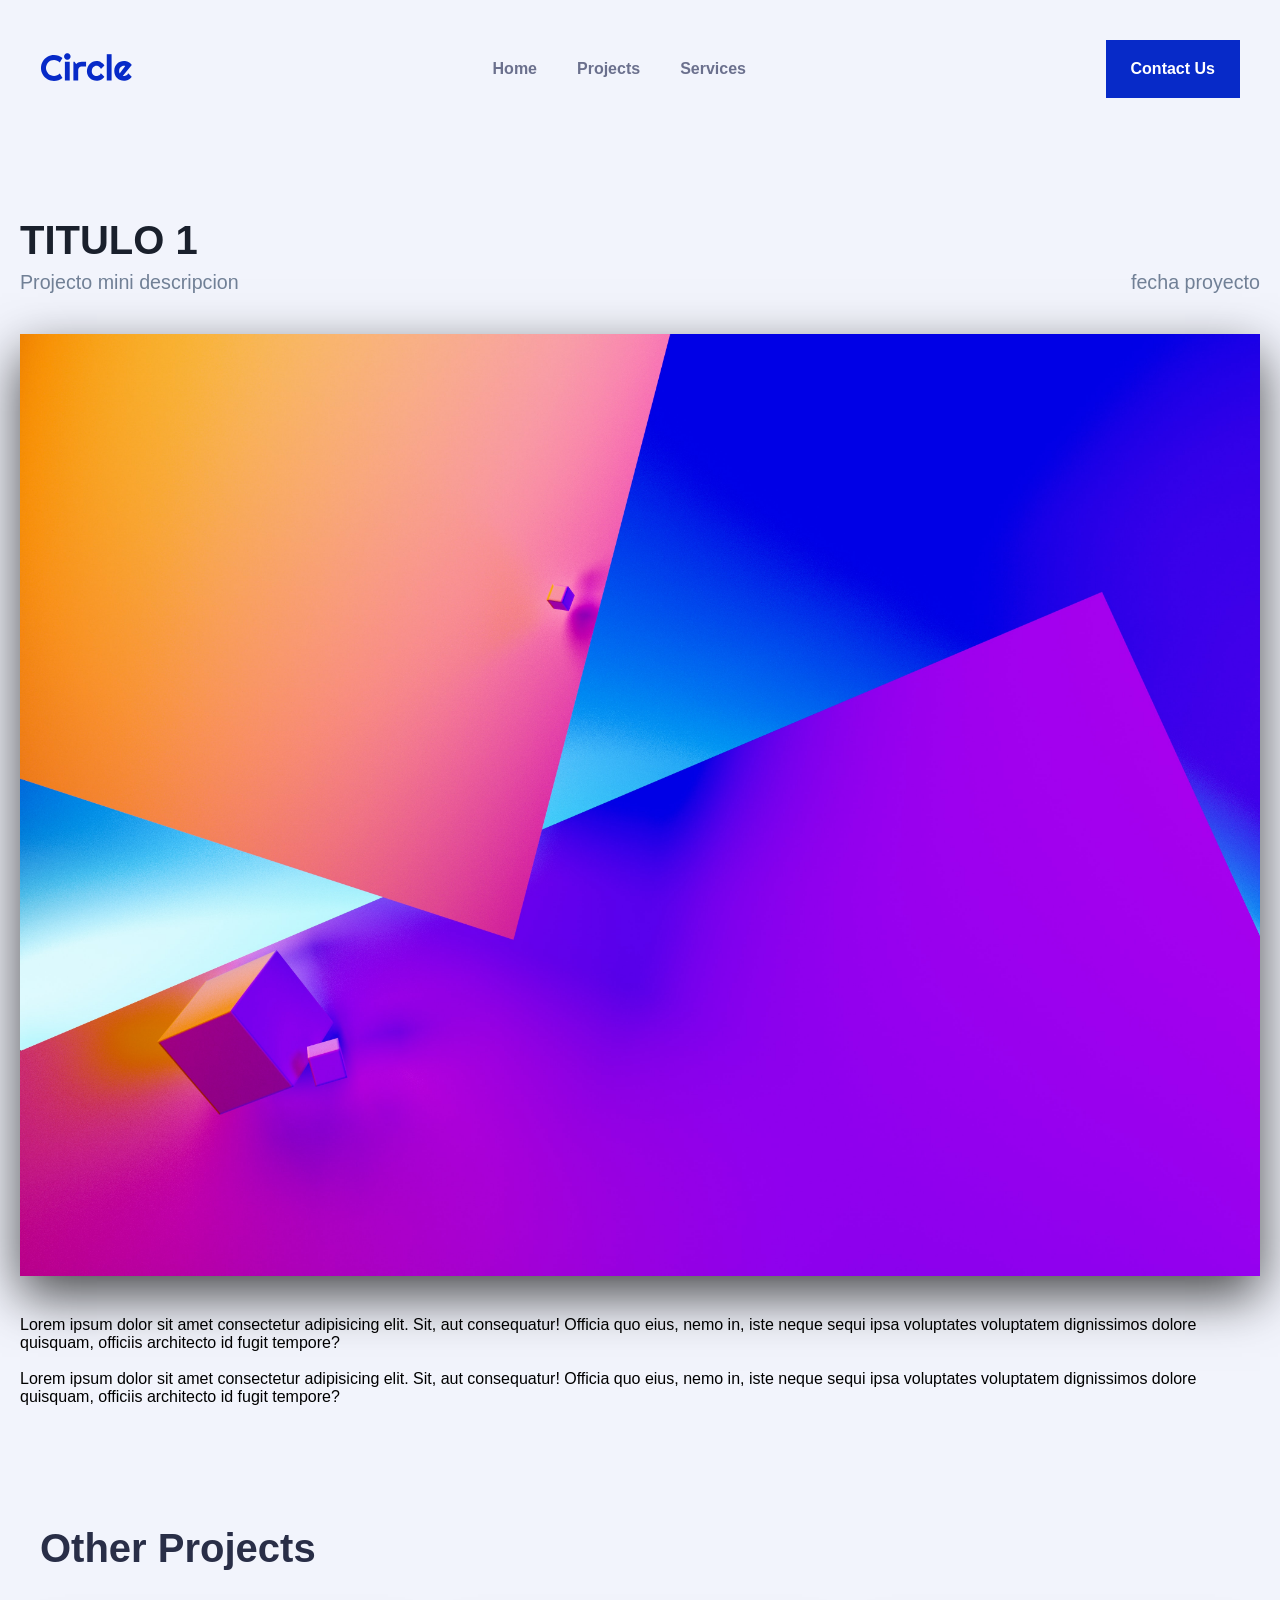
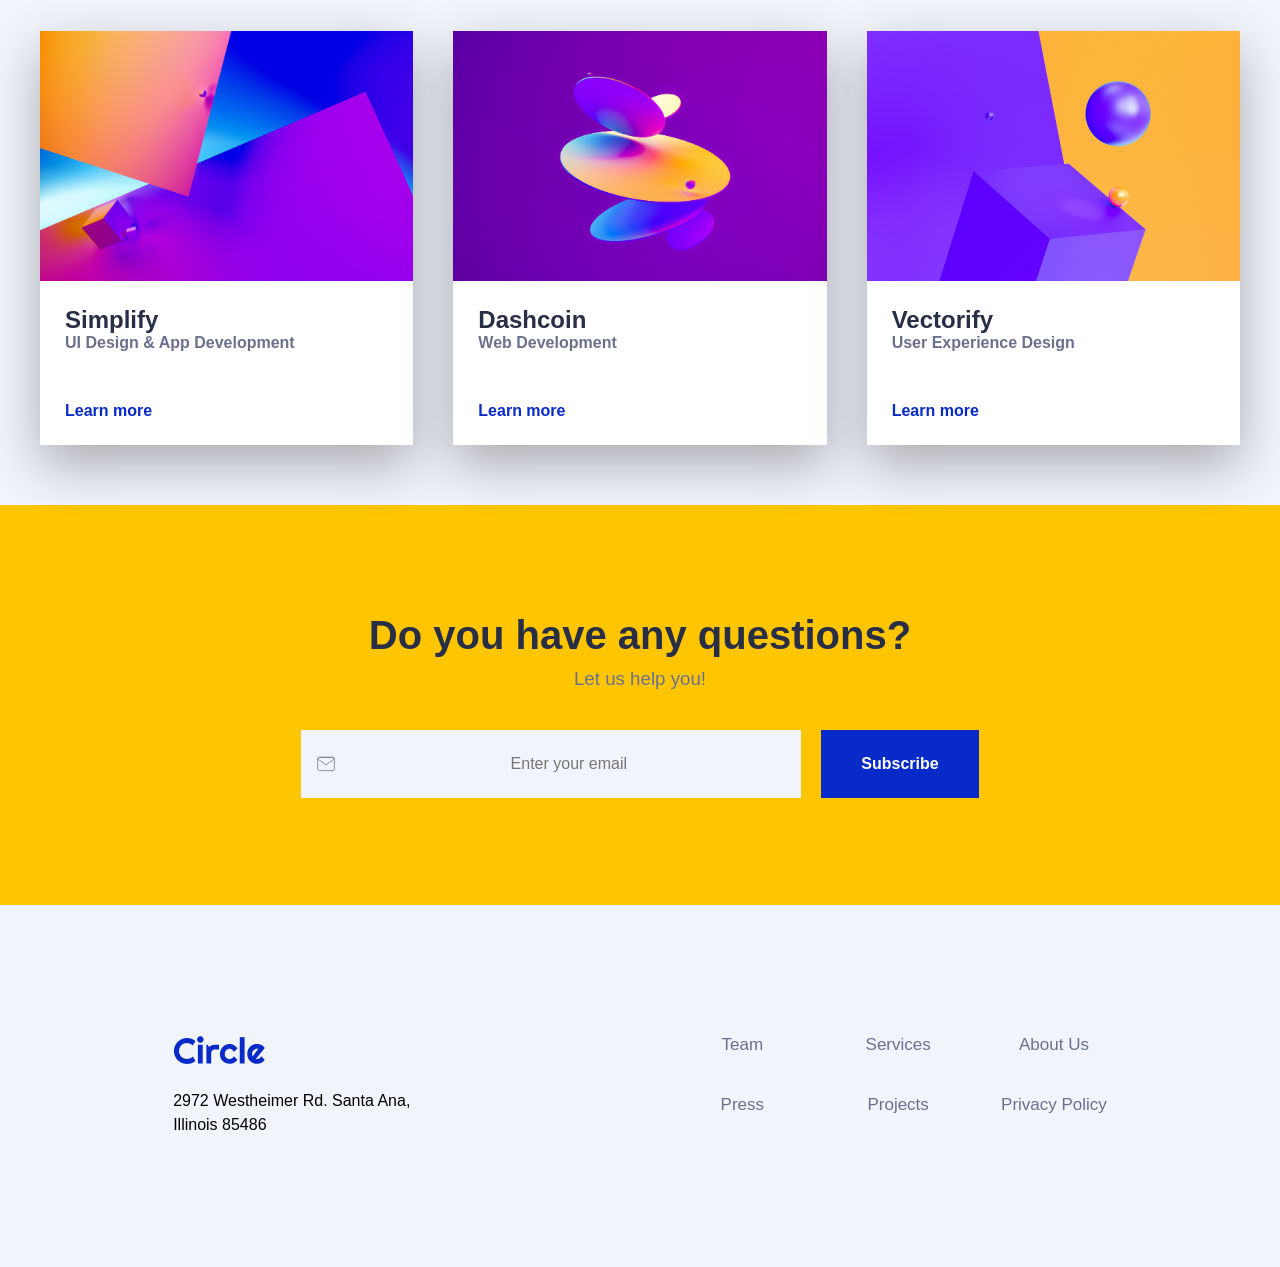
<file: HTML/projects.html>
<!DOCTYPE html>
<html lang="en">

<head>

    <meta charset="UTF-8">
    <meta name="viewport" content="width=device-width, initial-scale=1.0">
    <title>Circle Agency - Projects</title>

    <link rel="stylesheet" href="/CSS/style.css">
    <link rel="stylesheet" href="/CSS/projects.css">
    <link rel="stylesheet" href="/CSS/burger.css">
    <link rel="stylesheet" href="/CSS/arrow-scroll.css">
    <link rel="stylesheet" href="/CSS/responsive.css">

    <link rel="icon" type="image/png" sizes="32x32" href="/images/favicon/favicon-32x32.png">
    <link rel="icon" type="image/png" sizes="16x16" href="/images/favicon/favicon-16x16.png">
    <link rel="shortcut icon" href="/images/favicon/favicon.ico">
    <link rel="apple-touch-icon" sizes="180x180" href="/images/favicon/apple-touch-icon.png">
    <link rel="manifest" href="/images/favicon/site.webmanifest">

</head>

<body>

    <header> 
        <nav>
            
            <div class="logo">
                <a href="/index.html"><img src="/images/logos/circle.svg" alt="Circle Agency Logo"></a>
            </div>

            <ul class="nav-links">
                <li><a href="/index.html">Home</a></li>
                <li><a href="projects.html?id=1">Projects</a></li>
                <li><a href="/index.html#services">Services</a></li>
            </ul>

            <a href="contact.html" class="btn-contact">Contact Us</a>

            <!-- botón de menú hamburguesa escondido -->
            <!-- Lo crearemos con CSS y JavaScript para que solo aparezca en pantallas pequeñas -->
             <div class="nav-menu-icon" id="hamburger-menu">
                <span></span>
                <span></span>
                <span></span>
             </div>
           

        </nav>
    </header>

    <main>
        <!-- Menu desplegable para móviles, inicialmente oculto, se mostrará al hacer clic en el ícono de menú hamburguesa -->
        <div class="mobile-menu" id="mobile-menu">

            <span class="close-menu" id="close-menu">X</span>
            
            <ul class="mobile-nav-links">
                <li><a href="/index.html">Home</a></li>
                <li><a href="/HTML/projects.html?id=1">Projects</a></li>
                <li><a href="/index.html#services">Services</a></li>
                <li><a href="/HTML/contact.html">Contact Us</a></li>
            </ul>

        </div>    

        <section id="project">
            <h1 class="title">TITULO 1</h1>
            <div>
                <span class="project-subtitle">Projecto mini descripcion</span>
                <span class="project-date">fecha proyecto</span>
            </div>
            <div class="project-image">
                <img src="/images/projects-section/1.jpg" alt="Simplify Project">
            </div>
            <article>
                Lorem ipsum dolor sit amet consectetur adipisicing elit. Sit, aut consequatur! Officia quo eius, nemo in, iste neque sequi ipsa voluptates voluptatem dignissimos dolore quisquam, officiis architecto id fugit tempore?
                <br><br>
                Lorem ipsum dolor sit amet consectetur adipisicing elit. Sit, aut consequatur! Officia quo eius, nemo in, iste neque sequi ipsa voluptates voluptatem dignissimos dolore quisquam, officiis architecto id fugit tempore?
            </article>
        </section>

        <section id="projects">
            <h2>Other Projects</h2>
            <div class="project-contaier">
                <article class="project-1">
                    <a href="/HTML/project.html">
                        <img src="/images/projects-section/1.jpg" alt="Simplify Project">
                        <h4>Simplify</h4>
                        <p>UI Design & App Development</p>
                        <span class="learn-more">Learn more</span>
                    </a>
                </article>
                <article class="project-2">
                    <a href="/HTML/project.html">
                        <img src="/images/projects-section/2.jpg" alt="Dashcoin Project">
                        <h4>Dashcoin</h4>
                        <p>Web Development</p>
                        <span class="learn-more">Learn more</span>
                    </a>
                </article>
                <article class="project-3">
                    <a href="/HTML/project.html">
                        <img src="/images/projects-section/3.jpg" alt="Vectorify Project">
                        <h4>Vectorify</h4>
                        <p>User Experience Design</p>
                        <span class="learn-more">Learn more</span>
                    </a>
                </article>
            </div>
        </section>

        <section id="newsletter">
            <h2>Do you have any questions?</h2>
            <h3>Let us help you!</h3>
            <form action="">
                <div class="input-container">
                    <img src="/images/newsletter/icon/mail.svg" alt="mail" class="mail-icon">
                    <input type="email" placeholder="Enter your email">
                </div>
                <a href="contact.html" class="boton-estilo">Subscribe</a>
            </form>
        </section>

        <!-- Botón para volver al inicio, inicialmente oculto, se mostrará al hacer scroll hacia abajo -->
        <button id="btn-back-to-top" title="Ir arriba">
            <span>↑</span>
        </button>

    </main>
        
    <footer class="footer">
        <div class="address-info">
            <a href="/index.html">
                <img src="/images/logos/circle.svg" alt="Circle Logo">
            </a>
            <p>2972 Westheimer Rd. Santa Ana, Illinois 85486</p>
        </div>
        <ul class="sitemap">
            <li><a href="#">Team</a></li>
            <li><a href="/index.html#services">Services</a></li>
            <li><a href="#">About Us</a></li>
            <li><a href="#">Press</a></li>
            <li><a href="#">Projects</a></li>
            <li><a href="#">Privacy Policy</a></li>
        </ul>
    </footer>

    <!-- enlace al script de proyectos -->
    <script src="/Scripts/projects.js" defer></script>
    <script src="/Scripts/index.js" defer></script>
    <script src="/Scripts/arrow-scroll.js"></script>

</body>

</html>
</file>
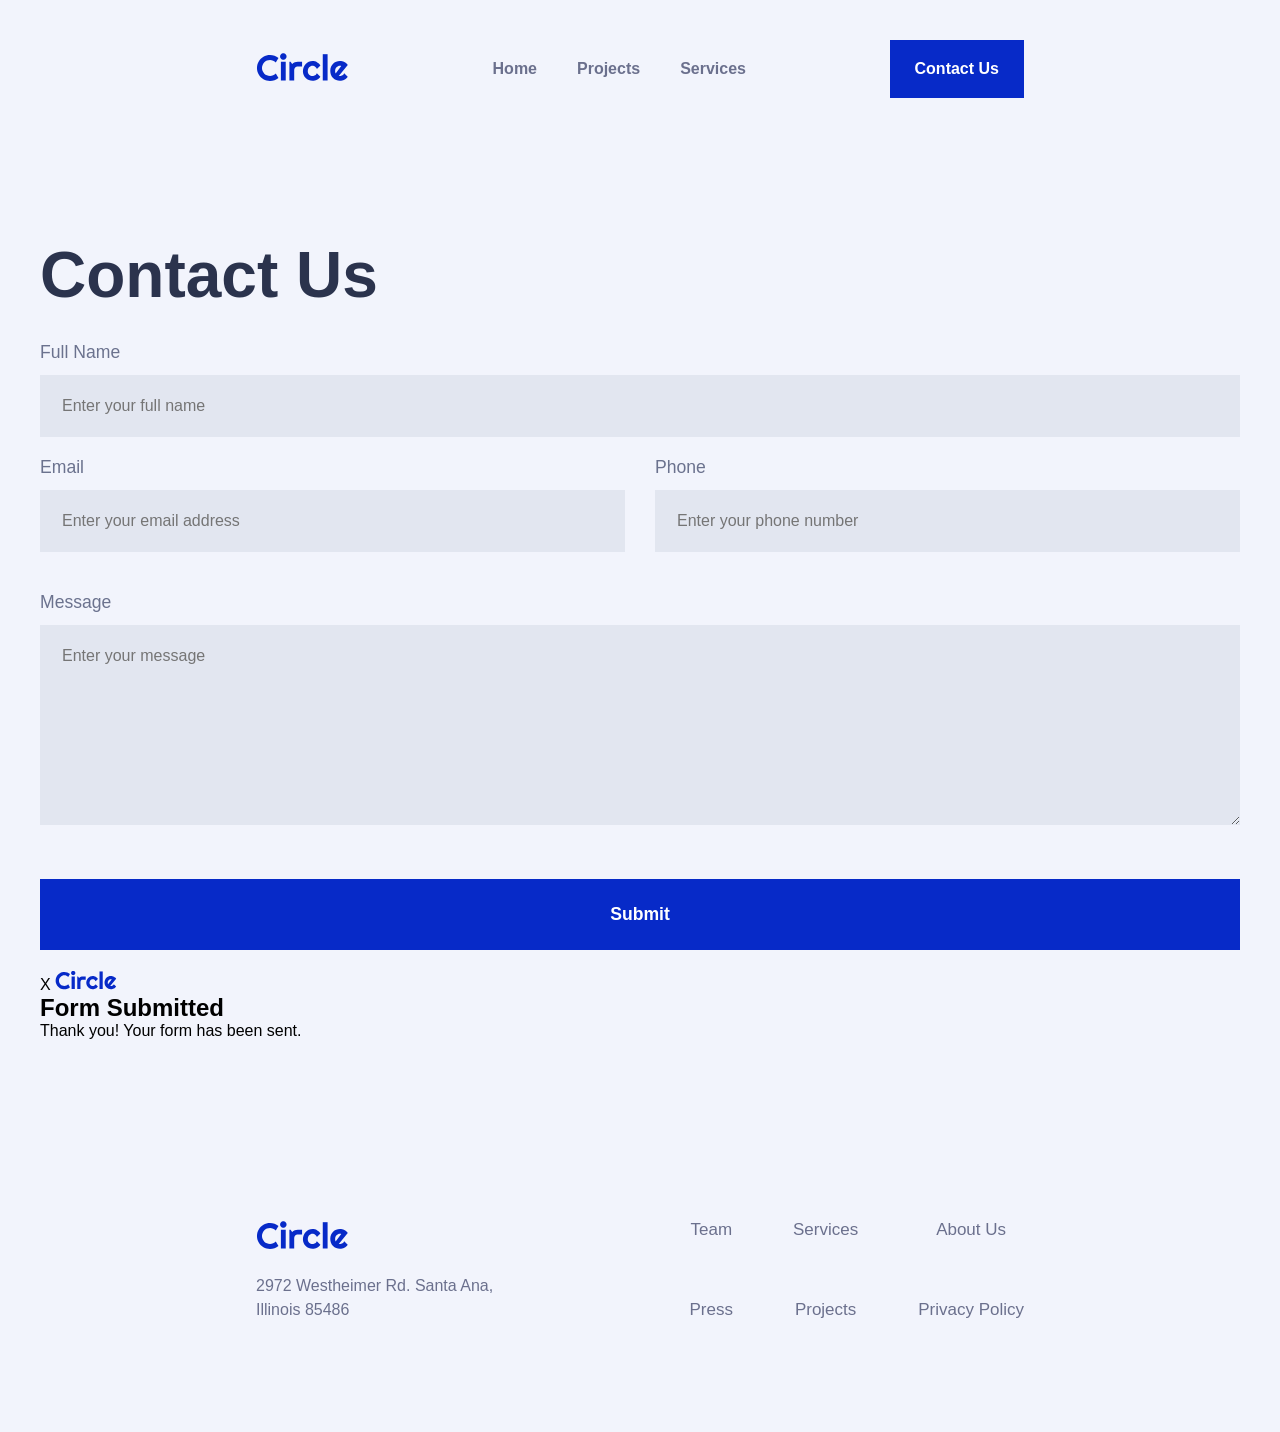
<file: Project 1 - Circle Agency/Circle-Agency-WEB/contact.html>
<!DOCTYPE html>
<html lang="en">

<head>

    <meta charset="UTF-8">
    <meta name="viewport" content="width=device-width, initial-scale=1.0">
    <title>Circle Agency - Contact</title>

    <link rel="stylesheet" href="CSS/style.css">

    <link rel="icon" type="image/png" sizes="32x32" href="images/favicon/favicon-32x32.png">
    <link rel="icon" type="image/png" sizes="16x16" href="images/favicon/favicon-16x16.png">
    <link rel="shortcut icon" href="images/favicon/favicon.ico">
    <link rel="apple-touch-icon" sizes="180x180" href="images/favicon/apple-touch-icon.png">
    <link rel="manifest" href="images/favicon/site.webmanifest">

</head>

<body>

    <header> 

        <nav>

            <div class="logo">
                <a href="index.html"><img src="images/logos/circle.svg" alt="Circle Agency Logo"></a>
            </div>
            <ul class="nav-links">
                <li><a href="index.html">Home</a></li>
                <li><a href="projects.html?id=1">Projects</a></li>
                <li><a href="index.html#services">Services</a></li>
            </ul>
            <a href="contact.html" class="btn-contact">Contact Us</a>

        </nav>

    </header>

    <form action="" id="contact-form">

        <h1>Contact Us</h1>

        <div class="contact-name">

            <label for="name">Full Name</label>
            <input type="text" placeholder="Enter your full name" name="name" id="name">
            <p id="errorContactName" hidden class="errorForm">Please enter your full name</p>
        
        </div>

        <div id="contact-email-phone-row">

            <div class="contact-email">
                <label for="email">Email</label>
                <input type="email" placeholder="Enter your email address" name="email" id="email">
                <p id="errorContactEmail" hidden class="errorForm">Please enter a valid email address</p>
            </div>

            <div class="contact-phone">
                <label for="phone">Phone</label>
                <input type="phone" placeholder="Enter your phone number" name="phone" id="phone">
                <p id="errorContactPhone" hidden class="errorForm">Please enter a valid phone number</p>
            </div>

        </div>

        <div class="contact-message">

            <label for="message">Message</label>
            <textarea placeholder="Enter your message" name="message" id="message"></textarea>
            <p id="errorContactMessage" hidden class="errorForm">Please enter a message</p>
        
        </div>

        <div class="contact-button">

            <button type="button" onclick="sendForm()" id="submitBtn">Submit</button>
            <p id="successContact" hidden class="successForm">Your message has been sent successfully!</p>
        
        </div>

        <div class="contact-modal">

            <div class="modal-content">
                <span class="close-button">X</span>
                <img src="/images/logos/circle.svg" alt="logo circle" class="modal-logo">
                <h2>Form Submitted</h2>
                <p>Thank you! Your form has been sent.</p>
            </div>

        </div>

    </form>

    <footer class="footer">

        <div class="address-info">
            <a href="">
                <img src="images/logos/circle.svg" alt="Circle Logo">
            </a>
            <p>2972 Westheimer Rd. Santa Ana, Illinois 85486</p>
        </div>

        <ul class="sitemap">
            <li><a href="#">Team</a></li>
            <li><a href="index.html#services">Services</a></li>
            <li><a href="#">About Us</a></li>
            <li><a href="#">Press</a></li>
            <li><a href="projects.html?id=1">Projects</a></li>
            <li><a href="#">Privacy Policy</a></li>
        </ul>

    </footer>

</body>

</html>
</file>
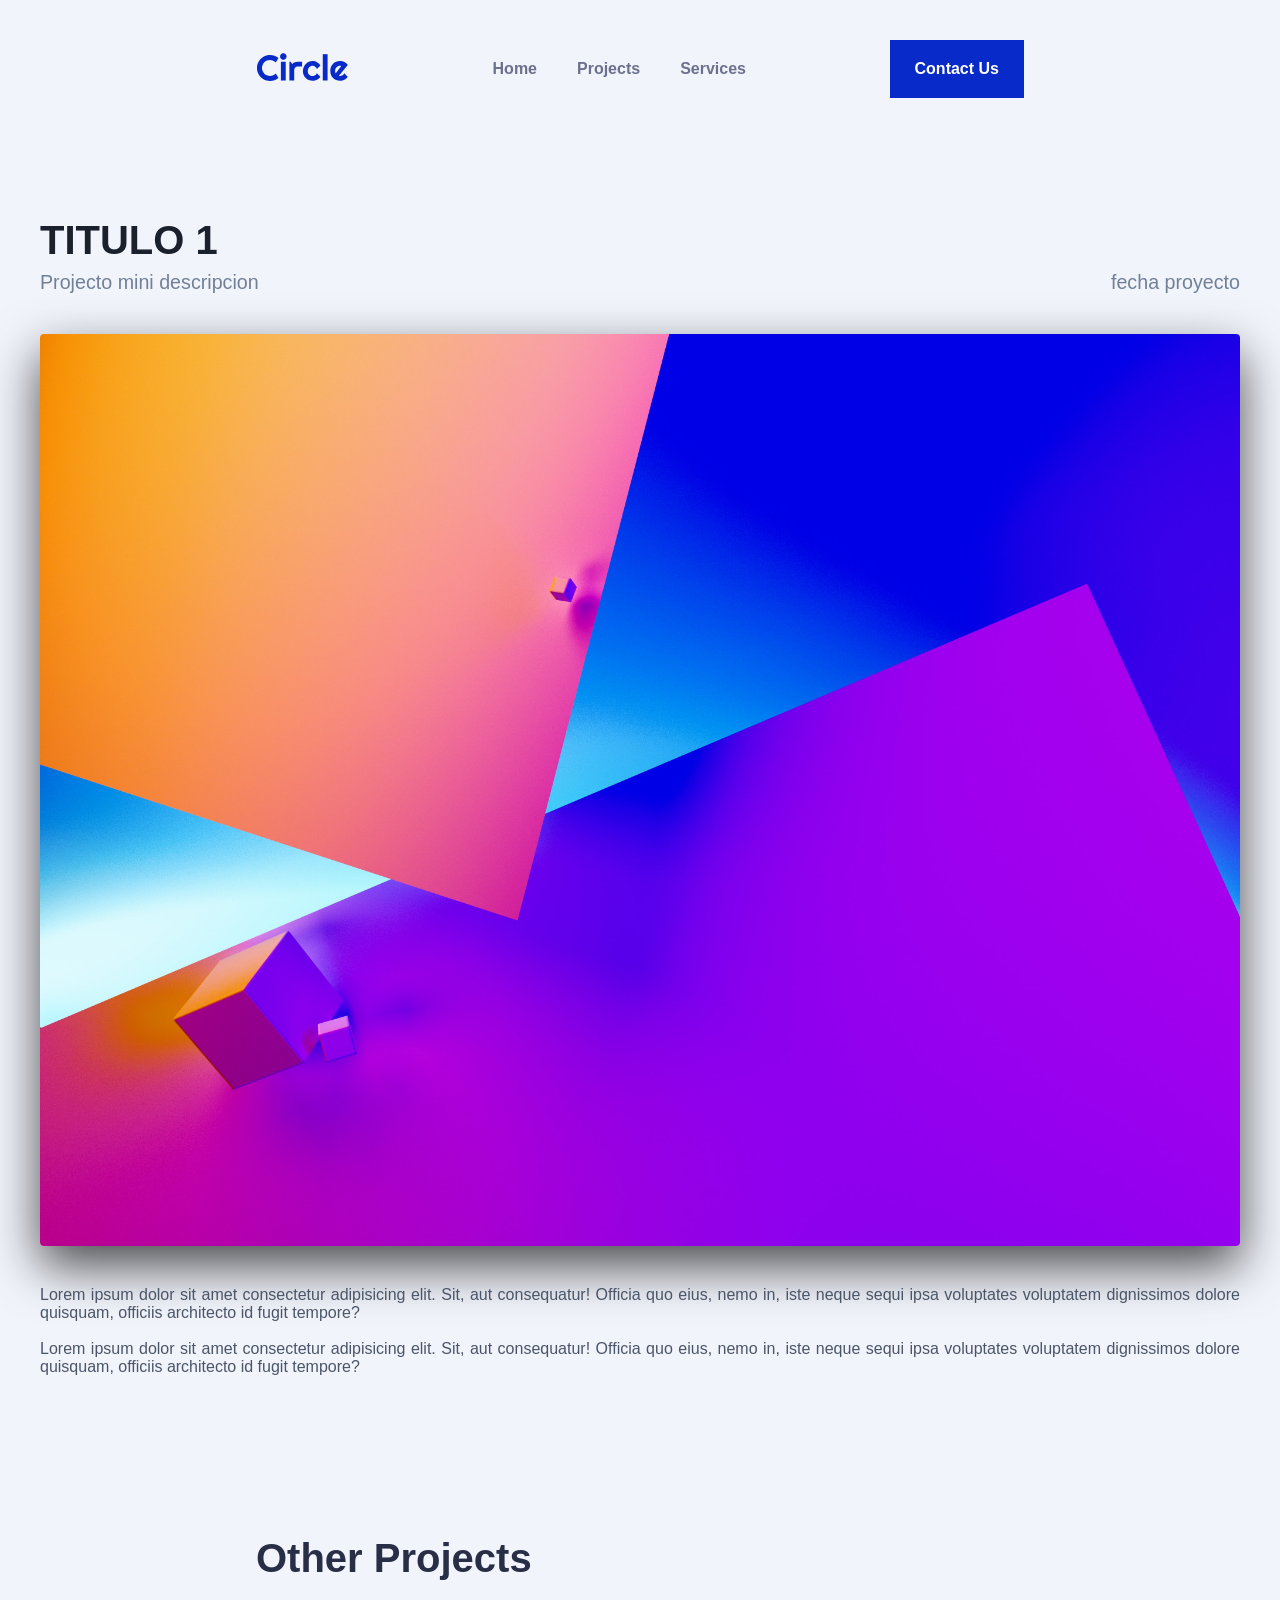
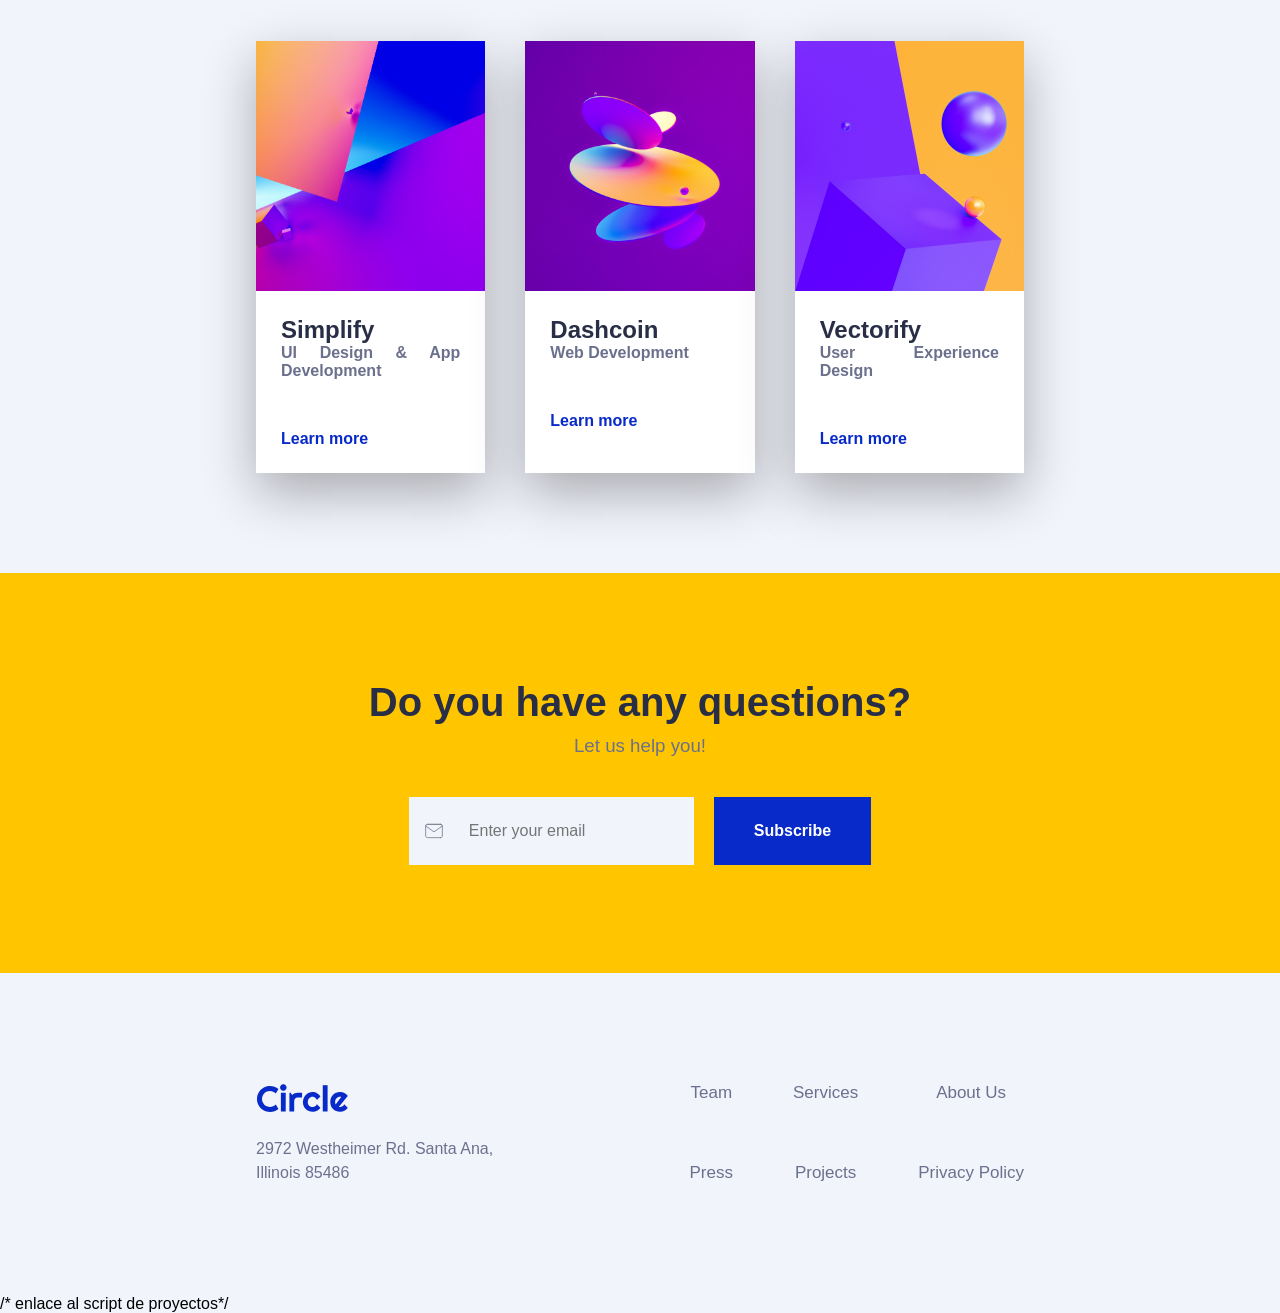
<file: Project 1 - Circle Agency/Circle-Agency-WEB/projects.html>
<!DOCTYPE html>
<html lang="en">

<head>

    <meta charset="UTF-8">
    <meta name="viewport" content="width=device-width, initial-scale=1.0">
    <title>Circle Agency - Projects</title>

    <link rel="stylesheet" href="CSS/style.css">

    <link rel="icon" type="image/png" sizes="32x32" href="images/favicon/favicon-32x32.png">
    <link rel="icon" type="image/png" sizes="16x16" href="images/favicon/favicon-16x16.png">
    <link rel="shortcut icon" href="images/favicon/favicon.ico">
    <link rel="apple-touch-icon" sizes="180x180" href="images/favicon/apple-touch-icon.png">
    <link rel="manifest" href="images/favicon/site.webmanifest">

</head>

<body>

    <header>    
        <nav>
            <div class="logo">
                <a href="index.html"><img src="images/logos/circle.svg" alt="Circle Agency Logo"></a>
            </div>
            <ul class="nav-links">
                <li><a href="index.html">Home</a></li>
                <li><a href="#">Projects</a></li>
                <li><a href="index.html#services">Services</a></li>
            </ul>
            <a href="contact.html" class="btn-contact">Contact Us</a>
        </nav>
    </header>

    <section id="project">
        <h1 class="title">TITULO 1</h1>
        <div>
            <span class="project-subtitle">Projecto mini descripcion</span>
            <span class="project-date">fecha proyecto</span>
        </div>
        <div class="project-image">
            <img src="images/projects-section/1.jpg" alt="Simplify Project">
        </div>
        <article>
            Lorem ipsum dolor sit amet consectetur adipisicing elit. Sit, aut consequatur! Officia quo eius, nemo in, iste neque sequi ipsa voluptates voluptatem dignissimos dolore quisquam, officiis architecto id fugit tempore?
            <br><br>
            Lorem ipsum dolor sit amet consectetur adipisicing elit. Sit, aut consequatur! Officia quo eius, nemo in, iste neque sequi ipsa voluptates voluptatem dignissimos dolore quisquam, officiis architecto id fugit tempore?
        </article>
    </section>

    <section id="projects">
        <h2>Other Projects</h2>
        <div class="project-contaier">
            <article class="project-1">
                <a href="project.html">
                    <img src="images/projects-section/1.jpg" alt="Simplify Project">
                    <h4>Simplify</h4>
                    <p>UI Design & App Development</p>
                    <span class="learn-more">Learn more</span>
                </a>
            </article>
            <article class="project-2">
                <a href="project.html">
                    <img src="images/projects-section/2.jpg" alt="Dashcoin Project">
                    <h4>Dashcoin</h4>
                    <p>Web Development</p>
                    <span class="learn-more">Learn more</span>
                </a>
            </article>
            <article class="project-3">
                <a href="project.html">
                    <img src="images/projects-section/3.jpg" alt="Vectorify Project">
                    <h4>Vectorify</h4>
                    <p>User Experience Design</p>
                    <span class="learn-more">Learn more</span>
                </a>
            </article>
        </div>
    </section>

    <section id="newsletter">
        <h2>Do you have any questions?</h2>
        <h3>Let us help you!</h3>
        <form action="">
            <div class="input-container">
                <img src="images/newsletter/icon/mail.svg" alt="mail" class="mail-icon">
                <input type="email" placeholder="Enter your email">
            </div>
            <a href="contact.html" class="boton-estilo">Subscribe</a>
        </form>
    </section>

    <footer class="footer">
        <div class="address-info">
            <a href="index.html">
                <img src="images/logos/circle.svg" alt="Circle Logo">
            </a>
            <p>2972 Westheimer Rd. Santa Ana, Illinois 85486</p>
        </div>
        <ul class="sitemap">
            <li><a href="#">Team</a></li>
            <li><a href="index.html#services">Services</a></li>
            <li><a href="#">About Us</a></li>
            <li><a href="#">Press</a></li>
            <li><a href="#">Projects</a></li>
            <li><a href="#">Privacy Policy</a></li>
        </ul>
    </footer>

    /* enlace al script de proyectos*/
    <script src="Scripts/projects.js"></script>

</body>

</html>
</file>
<file: CSS/style.css>
/* variables */
:root {
  /* Blues */
  --color-blue-1: #072AC8;
  --color-blue-2: #43D2FF;
  --color-blue-3: #A2D6F9;
  --color-blue-4: #D1EDFF;

  /* Neutral / Dark */
  --color-dark-1: #292E47;
  --color-dark-2: #6B708D;

  /* Light / Background */
  --color-light-1: #F2F4FC;
  --color-light-2: #ECF7FF;

  /* Accent */
  --color-yellow: #FFC600;
}


* {
    box-sizing: border-box;
    margin: 0;
    padding: 0;
    font-family: 'Roboto', sans-serif;
}

html, body {
    background-color: var(--color-light-1);
    font-family: 'Roboto', sans-serif;
    overflow-x: hidden; /* Corta cualquier cosa que sobresalga por los lados */
    position: relative;
    scroll-behavior: smooth;
}

/* Imágenes. Aseguramos que se muestren correctamente */
img {
    max-width: 100%;
    height: auto;
}
nav, 
.div-hero, 
#projects, 
#services,
#clients,
.footer {
    max-width: 1350px; /* Igual que el Newsletter */
    margin: 0 auto;    /* Centra la sección */
    padding: 40px;     /* Padding normal para que no pegue a los bordes en móviles */
    width: 100%;       /* Para que sea responsive */
}
/* Configuración básica de la barra */
nav {
    display: flex;
    justify-content: space-between; 
    align-items: center;            
                 
}

a {
    text-decoration: none;
}
.nav-links {
    display: flex;
    list-style: none;
    gap: 40px;                      
    margin: 0;
    padding: 0;
}

.nav-links a {
    color: var(--color-dark-2);                  
    font-weight: 700;
    font-family: sans-serif;
}

.btn-contact {
    background-color: var(--color-blue-1);      
    color: white;
    padding: 20px 25px;
    font-weight: bold;
    border-radius: 0px;             
    transition: background 0.3s;
}

.btn-contact:hover {
    color: var(--color-dark-2);      
}

.nav-links a:hover {
    color: var(--color-blue-1);      
}

.logo img {
    height: 30px;                   
}

/* Estilos de las tarjetas de projects en index.html y projects.html*/
/* Projects Section*/
#projects h2 {
    font-size: 2.5rem;
    color: var(--color-dark-1);
    margin-bottom: 60px;
    font-family: sans-serif;
}

.project-contaier {
    display: grid;
    grid-template-columns: repeat(3, 1fr); 
    gap: 40px; 
}

.project-contaier article {
    background-color: white;
    display: flex;
    flex-direction: column;
}

#services article:hover,
.project-contaier article:hover {
    box-shadow: 10px 10px 10px rgba(0, 0, 0, 0.637);
    transform: scale(1.05);
}

#projects .project-contaier img {
    width: 100%;
    height: 250px;
    display: block;
    object-fit: cover;
}

.project-contaier h4, 
.project-contaier p {
    padding: 0 25px; 
}

.project-contaier h4 {
    margin-top: 25px;
    margin-bottom: 0px;
    font-size: 1.5rem;
    color: var(--color-dark-1);
}

.project-contaier p {
    color: var(--color-dark-2);
    font-size: 1rem;
    margin-bottom: 50px;
    flex-grow: 1; 
}

#services a,
.project-contaier span{
    padding: 0 25px;
}

.project-contaier a {
    color: var(--color-blue-1);
    font-weight: 600;
    margin-bottom: 25px;
    transition: color 0.3s;
}

#services a:hover,
.project-contaier span:hover {
    text-decoration: underline;
}

/*poner sombra muy suave detrás de las tarjetas de projects, services y la imagen general de projects.html*/
/*en homepage y porject page*/
.project-image img{
    box-shadow: 0 20px 50px rgba(0, 0, 0, 0.7);
}
.project-contaier article{
    box-shadow: 0 20px 50px rgba(0, 0, 0, 0.3);
}

/* Newsletter */
#newsletter {
    background-color: var(--color-yellow);
    max-width: 1350px;          
    margin: 20px auto;          
    min-height: 400px;    
    display: flex;        
    flex-direction: column; 
    justify-content: center; 
    align-items: center;    
    padding: 40px; 
}

#newsletter h2 {
    color: var(--color-dark-1);
    font-size: 2.5rem;
    margin-bottom: 10px;
}

#newsletter h3 {
    color: var(--color-dark-2);
    font-weight: normal;
    margin-bottom: 40px;
}

#newsletter form {
    display: flex;
    justify-content: center;
    gap: 20px;
    align-items: stretch;   
}

.input-container {
    position: relative;
    width: 500px;
}

.mail-icon {
    position: absolute;
    left: 15px;
    top: 50%;
    transform: translateY(-50%); 
    width: 20px;
    opacity: 0.6;
}

#newsletter input {
    text-align: center;
    width: 100%;
    padding: 25px 25px 25px 60px; 
    border: none;
    background-color: var(--color-light-1);
    font-size: 1rem;
}

.boton-estilo {
    background-color: var(--color-blue-1);
    color: white;
    padding: 0 40px;
    border: none;
    font-weight: bold;
    cursor: pointer;
    transition: background 0.3s;
    display: flex;
    align-items: center;
}

.newsletter-subscribe:hover {
    color: var(--color-dark-2);
}

#newsletter input:hover {
    outline: 2px solid var(--color-blue-1);
}

/* Footer */
.footer {
    background-color: var(--color-light-1);
    display: flex;
    justify-content: space-around; 
    align-items: flex-start;
    margin: 50px auto;       
    padding: 80px 40px;
    width: 100%;
    box-sizing: border-box;
     
}

.address-info {
    max-width: 250px;
}

.address-info img {
    height: 30px;
    margin-bottom: 20px;
}

.address-info p {
    color: black;
    font-size: 16px;
    line-height: 1.5;
}

.sitemap {
    display: grid;
    grid-template-columns: repeat(3, 1fr); 
    grid-template-rows: repeat(2, auto);    
    gap: 40px 50px;
    list-style: none;
    margin: 0;
    padding: 0;
    text-align: center; 
}

.sitemap a {
    color: var(--color-dark-2);
    font-size: 17px;
    transition: color 0.3s ease;
}

.sitemap a:hover {
    color: var(--color-blue-1);
}
</file>
<file: CSS/index.css>
/* HERO SECTION*/
.div-hero {
    display: flex;
    align-items: center;
}

.hero-content {
    max-width: 600px;
}

.hero-content h1 {
    font-size: 2.5rem;
    color: var(--color-dark-1);
    line-height: 1.1;
    margin-bottom: 20px;
    font-family: sans-serif;
}

.hero-content h3 {
    font-size: 1.1rem;
    color: var(--color-dark-2);
    font-weight: normal;
    margin-bottom: 30px;
    line-height: 1.6;
}

.hero-content .btn-see,
.hero-content .btn-get {
    display: inline-block;
    padding: 15px 30px;
    font-weight: bold;
    margin-right: 20px;
    transition: all 0.3s;
}

.hero-content .btn-get {
    background-color: var(--color-blue-1);
    color: white;
}

.btn-get:hover {
    color: var(--color-dark-2);
}

.hero-content .btn-see {
    color: var(--color-dark-2);
}

.btn-see:hover {
    color: var(--color-blue-1);
}

.hero-image {
    position: relative; 
    display: absolute;
    width: 400px;
    margin: 0 auto;
}

/* Tarjeta Principal del chico con fondo amarrillo */
.hero-image img[alt="Hero Image"] {
    width: 100%;
    height: auto;
    z-index: 2;
}

/* Tarjeta Superior Izquierda (Tarjeta de Crédito) */
.hero-image img[alt="Hero Image 2"] {
    position: absolute;
    width: 60%; /* Tamaño relativo al contenedor */
    top: -5%;    /* Se mantiene arriba aunque cambie el tamaño */
    left: -10%; /* Sobresale un poco hacia la izquierda */
    z-index: 3;
}

/* Tarjeta Inferior Derecha (Project accepted) */
.hero-image img[alt="Hero Image 3"] {
    position: absolute;
    width: 60%;
    bottom: -20%; /* Se mantiene abajo */
    right: -20%;/* Sobresale un poco hacia la derecha */
    z-index: 3;
}

/* Clients Section */
#clients {
    display: flex;
    justify-content: space-around; 
    align-items: center;           
    flex-wrap: wrap;                          
    gap: 30px;                     
}

#clients a {
    display: flex;
    align-items: center;
    justify-content: center;
    opacity: 0.7;                  
    transition: all 0.3s ease;
}

#clients img {
    max-width: 150px;              
    height: auto;
    filter: grayscale(100%);       
}

#clients a:hover {
    opacity: 1;
}

#clients a:hover img {
    filter: grayscale(0%);
}

/* Testimonial Section */
#testimonial {
    background-color: var(--color-dark-1);
    background-image: url("../images/testimonial-section/orbit.png");
    background-position: center;
    background-repeat: no-repeat;
    background-size: cover;
    max-width: 1350px;          
    margin: 80px auto;          
    padding: 80px 40px;        
    position: relative;        
    min-height: 600px;         
    display: flex;
    flex-direction: column;    
    justify-content: space-between; 
    align-items: center;       
    color: white;              
}

.testimonial-text {
    max-width: 700px;
}

.testimonial-text h3 {
    font-size: 2.8rem;
    line-height: 1.2;
    margin: 0;
    text-align: center;
}

.testimonial-quote {
    max-width: 850px;
}

.testimonial-quote p {
    font-size: 1.6rem;
    color: var(--color-yellow); 
    line-height: 1.5;
    margin: 0;
    text-align: center;
}

.testimonial-profile {
    display: flex;
    align-items: center;
    gap: 15px;
}

.testimonial-profile img {
    width: 60px;
    height: 60px;
    border-radius: 50%;
    object-fit: cover;
}

.testimonial-profile-info {
    text-align: left;
}

.testimonial-profile-info .name {
    font-weight: bold;
    font-size: 1.1rem;
    margin: 0;
}

.testimonial-profile-info .origin {
    color: var(--color-dark-2); 
    font-size: 0.9rem;
    margin: 0;
}

.testimonial-emojis img {
    position: absolute;
    width: 150px;  
    height: auto;
}

/* colocamos cada imoji en su posición (cada esquina del div testimonial)*/

.emoji-1 { top: 40px; left: 40px; }
.emoji-2 { top: 40px; right: 40px; }
.emoji-3 { bottom: 40px; left: 40px; }
.emoji-4 { bottom: 40px; right: 40px; }

/* Services Section (Cambiado a ID) */
#services h2 {
    font-size: 2.5rem;
    color: var(--color-dark-1);
    margin-bottom: 60px;
    font-family: sans-serif;
}

#services .project-contaier {
    display: grid;
    grid-template-columns: repeat(3, 1fr);
    gap: 30px;
}

#services article {
    background-color: white;
    display: flex;
    flex-direction: column;
    align-items: flex-start; 
}

/* añadimos el círculo alrededor de los iconos */
.circle-icono {
    background-color: var(--color-blue-4);
    border-radius: 50%;
    width: 70px;          /* el tamaño del círculo */
    height: 70px;         /* Debe ser igual al width para que sea un círculo perfecto */
    display: flex;        /* Activamos flexbox para centrar el icono */
    justify-content: center; /* Centrado horizontal */
    align-items: center;     /* Centrado vertical */
    margin-left: 25px;    /* Alineado con el padding de tus textos */
    margin-top: 25px;
    margin-bottom: 20px;
}

/* Ajustamos el tamaño del icono dentro del círculo */
.circle-icono img {
    width: 35px;          /* El icono debe ser más pequeño que el círculo */
    height: auto;
    padding: 0;           /* Quitamos los paddings que movían la imagen */
    display: block;
}

#services h4 {
    font-size: 1.25rem;
    color: var(--color-dark-1);
    margin-bottom: 10px;
    font-family: sans-serif;
}

#services p {
    color: var(--color-dark-2);
    line-height: 1.6;
    margin-bottom: 25px;
    flex-grow: 1; 
}

#services a {
    color: var(--color-blue-1);
    font-weight: 600;
    transition: color 0.3s;
}
</file>
<file: CSS/burger.css>
/* Esto oculta el icono y lo saca del flujo del flexbox */
.nav-menu-icon {
    display: none;
}

/* Menú Lateral Móvil */
.mobile-menu {
    position: fixed;
    top: 0;
    right: -100%; /* Totalmente fuera de la pantalla a la derecha */
    width: 220px;  /* Ancho del menú */
    height: 100%;
    background-color: rgba(7, 42, 200, 0.90); /* Azul oscuro transparente */
    z-index: 2000; /* Por encima de todo */
    display: flex;
    flex-direction: column;
    padding: 80px 40px;
    transition: right 0.5s ease-in-out; /* Animación de deslizamiento  */
    box-shadow: -5px 0 15px rgba(0,0,0,0.3);
}


/* Clase que activaremos con JS para mostrar el menú */
/* menu nav de la hamburguesa */
.mobile-menu.active {
    right: 0; /* Lo movemos al borde derecho */
}

/* X de cerrar el menu*/
.close-menu {
    position: absolute;
    top: 17px;
    right: 25px;
    font-size: 35px;
    color: black;
    cursor: pointer;
    font-weight: bold;
}

.mobile-nav-links {
    list-style: none;
    padding: 0;
    margin-top: 20
    px;
}

.mobile-nav-links li {
    margin-bottom: 30px;
}

.mobile-nav-links a {
    color: var(--color-dark-2);
    font-size: 1.5rem;
    font-weight: 600;
    transition: opacity 0.3s;
}

.mobile-nav-links a:hover {
    color: black;
    opacity: 0.7;
}
</file>
<file: CSS/arrow-scroll.css>
/* ARROW Botón volver al inicio */
#btn-back-to-top {
    position: fixed;
    bottom: 30px;
    right: 30px;
    border: 0;
    
    /* Degradado de fondo original */
    background-image: linear-gradient(
        200deg,
        #9500ff,
        #09f,
        #00DDFF
    );
    border-radius: 50%;
    
    /* Dimensiones fijas para círculo perfecto */
    width: 60px;
    height: 60px;
    
    /* Centrado del contenido */
    display: none;  /* Oculto por defecto, se mostrará con JS */
    justify-content: center;
    align-items: center;
    
    padding: 0;
    cursor: pointer;
    z-index: 1000;
    transition: .3s;
    overflow: hidden; /* Importante para el efecto hover */
}

/* El span ahora lo usamos solo para centrar la flecha CSS */
#btn-back-to-top span {
    position: relative;
    width: 100%;
    height: 100%;
    display: flex;
    justify-content: center;
    align-items: center;
    transition: .3s;
}
/* DIBUJAMOS LA FLECHA CSS, porque en html no se puede dar el grosor a la flecha*/
/* La línea vertical de la flecha */
#btn-back-to-top span::before {
    content: '';
    position: absolute;
    width: 6px;          
    height: 16px;         
    background-color: #fff; 
    border-radius: 3px;
    top: 31px;            
}

/* La punta de la flecha (Triángulo chato) */
#btn-back-to-top span::after {
    content: '';
    position: absolute;
    width: 0;
    height: 0;
    border-left: 14px solid transparent;  /* Aumentado ligeramente para anchura visual */
    border-right: 14px solid transparent; /* Aumentado ligeramente para anchura visual */
    border-bottom: 18px solid #fff;        /* Altura de la punta ligeramente aumentada */
    top: 15px;            /* Posición vertical de la punta subida ligeramente */
}

/* --- EFECTOS HOVER Y ACTIVE --- */

/* Mantenemos tu efecto hover elegante con transparencia */
#btn-back-to-top:hover span {
    background-color: rgba(0, 0, 0, 0.5);
}

#btn-back-to-top:active {
    transform: scale(0.9);
}
</file>
<file: CSS/responsive.css>
/* RESPONSIVE */



@media (max-width: 986px) {
    
    nav, .div-hero, #projects, #services, #clients {
        padding: 20px; /* Reducimos el padding de 20% a algo fijo para móvil */
    }
    
    /* atacamos antes la section hero para que se vea mejor*/
   /* section hero */
    .div-hero {
    margin: 0;
    flex-direction: column; /* Apila los elementos */
    text-align: left;     /* Centra el texto para que luzca mejor en móvil */
    padding-bottom: 20px;
    }

    .hero-content {
        width: 100%; /* El contenido ocupa todo el ancho disponible */
          /* Espacio antes de la imagen */
    }

    .hero-content h1 {
        font-size: 3rem;      /* Ajustamos el tamaño del título */
    }

    .hero-content h3 {
        font-size: 1.5rem;      /* Ajustamos el tamaño del subtítulo */
    }


    .hero-image img[alt="Hero Image 2"], 
    .hero-image img[alt="Hero Image 3"] {
        display: none; /* La solución más limpia para móviles: ocultar las tarjetas */
    }

    .hero-image {
        width: 100%;       /* Hacemos que el contenedor sea flexible desde ya */
        max-width: 500px;  /* para que no se haga GIGANTE en tablets */
        margin: 0 auto;
    }

    .hero-image img[alt="Hero Image"] {
        width: 100%;       /* La imagen se adapta al contenedor */
        height: auto;
        display: block;
        margin: 0 auto;
    }

    /* NAVEGACIÓN */
    .nav-links, .btn-contact {
        display: none; /* Ocultamos los links y el botón en móvil */
    }

    .nav-menu-icon {
        display: flex; /* Ahora sí se muestra el contenedor */
        flex-direction: column;
        justify-content: space-around;
        width: 30px;
        height: 25px;
        cursor: pointer;
    }

    /* Dibujamos las 3 rayitas (los <span> que tienes en el HTML) */
    .nav-menu-icon span {
        width: 100%;
        height: 3px;
        background-color: var(--color-blue-1); 
        border-radius: 10px;
        transition: all 0.3s linear;
    }

   /* FORMULARIO */
    #contact-form {
        margin: 20px;
        padding: 20px;
    }

    #contact-form h1 {
        font-size: 2.5rem; /* Título más pequeño para que no se corte */
    }

    /* La fila de Email y Phone que era 'flex' ahora es vertical */
    #contact-form > div:nth-of-type(2) {
        flex-direction: column;
        gap: 0; /* Quitamos el gap lateral */
    }

    #contact-form input[type="text"],
    #contact-form input[type="email"],
    #contact-form input[type="phone"],
    #contact-form textarea {
        padding: 15px; /* Inputs menos altos para ahorrar espacio */
    }

    #submitBtn {
        padding: 18px;
    }

    /* FOOTER RESPONSIVE */
    .footer {
        flex-direction: column;
        align-items: center;
        text-align: center;
        margin: 0; /* Quitamos márgenes exteriores */
        width: 100%;  /* Que ocupe todo el ancho */
        max-width: 100%;
        padding: 40px 20px;
    }

    .address-info {
        padding-bottom: 20px;
    }
    .sitemap {
        gap: 20px; /* Gap mucho más pequeño para que quepa en pantalla */
    }
    

    .sitemap li {
        text-align: center;
    }

    /* MENU HAMBURGUESA*/

    /* Mostramos */
    .nav-menu-icon {
        display: flex;
    }
}

@media (max-width: 767px){
    /* ajustamos ancho de la iamgen principal de hero*/
    .hero-image img[alt="Hero Image"] {
        width: 90%;      
        height: auto;
        display: block;   /* Necesario para que el margin auto funcione */
        margin: 20px auto;   /* La centra horizontalmente */
    }

    .hero-image {
        width: 100%; /* Permite que el contenedor se adapte al ancho del móvil */
    }   
    

    /* Forzamos una sola columna para Proyectos y Servicios */
    .project-contaier, 
    #services .project-contaier {
        grid-template-columns: 1fr;
        gap: 30px;
    }

    /* Reseteamos el comportamiento de la tarjeta 'impar' para que ocupe todo el ancho en móvil */
    .project-contaier article:last-child:nth-child(odd),
    #services .project-contaier article:last-child:nth-child(odd) {
        grid-column: auto;
        width: 100%;
    }
    /*section testimonial*/
    /* Ocultamos los 4 emojis */
    .testimonial-emojis img {
            display: none;
    }

    #testimonial {
        padding: 70px 20px;
        min-height: auto;        /* Dejamos que el contenido mande sobre la altura */
        background-size: cover;  /* Asegura que la imagen de la órbita cubra el fondo */
        background-position: center;
    }

    .testimonial-text h3 {
        font-size: 1.7rem;       /* Reducimos un poco el tamaño de la cita */
    }

    .testimonial-quote p{
        font-size: 1.3rem;      /* Reducimos el tamaño del texto de la cita */
    }

    .testimonial-quote,
    .testimonial-text,
    .testimonial-profile {
        margin: 15px 0;
    }

    /* section newsletter */
    #newsletter form {
    flex-direction: column; /* Apila input y botón */
    width: 100%;
    max-width: 400px;       /* Evita que el formulario sea demasiado ancho */
    }

    .input-container {
        align-items: center;
        max-width: 100%;
        width: 100%;
    }

    .boton-estilo {
        width: 100%;            /* El botón ocupa todo el ancho disponible */
        justify-content: center;
        padding: 20px;          /* Ajuste de altura para que sea fácil de pulsar */
    }

    /* MODAL RESPONSIVE */
    .modal-content {
        /* Reducimos el ancho y el padding para que sea más compacto y cuadrado */
        width: 85%; 
        max-width: 320px; 
        padding: 40px 20px; /* Padding vertical más equilibrado */
        border-radius: 10px;
    }

    .modal-logo {
        width: 50px; /* Logo más pequeño */
        top: 15px;
        left: 15px;
    }

    .close-button {
        top: 10px;
        right: 15px;
        font-size: 22px;
    }

    .modal-content h2 {
        font-size: 1.3rem; /* Título más proporcionado */
        margin-top: 1opx;  /* Dejamos espacio para el logo superior */
        padding-bottom: 10px;
    }

    .modal-content p {
        font-size: 0.95rem; /* Texto de cuerpo un poco más pequeño */
        line-height: 1.4;
    }


}
</file>
<file: Project 1 - Circle Agency/Circle-Agency-WEB/CSS/style.css>
/* variables */
:root {
  /* Blues */
  --color-blue-1: #072AC8;
  --color-blue-2: #43D2FF;
  --color-blue-3: #A2D6F9;
  --color-blue-4: #D1EDFF;

  /* Neutral / Dark */
  --color-dark-1: #292E47;
  --color-dark-2: #6B708D;

  /* Light / Background */
  --color-light-1: #F2F4FC;
  --color-light-2: #ECF7FF;

  /* Accent */
  --color-yellow: #FFC600;
}


* {
    box-sizing: border-box;
    margin: 0;
    padding: 0;
    font-family: 'Roboto', sans-serif;
}

body {
    background-color: var(--color-light-1);
    font-family: 'Roboto', sans-serif;
}

/* Configuración básica de la barra */
nav {
    display: flex;
    justify-content: space-between; 
    align-items: center;            
    padding: 40px 20%;              
}

.nav-links {
    display: flex;
    list-style: none;
    gap: 40px;                      
    margin: 0;
    padding: 0;
}

.nav-links a {
    text-decoration: none;
    color: var(--color-dark-2);                  
    font-weight: 700;
    font-family: sans-serif;
}

.btn-contact {
    background-color: var(--color-blue-1);      
    color: white;
    padding: 20px 25px;
    text-decoration: none;
    font-weight: bold;
    border-radius: 0px;             
    transition: background 0.3s;
}

.btn-contact:hover {
    color: var(--color-dark-2);      
}

.nav-links a:hover {
    color: var(--color-blue-1);      
}

.logo img {
    height: 30px;                   
}

.div-hero {
    display: flex;
    align-items: center;
    justify-content: space-between;
    padding: 80px 20%;
}

.hero-content {
    flex: 1;
    max-width: 500px;
}

.hero-content h1 {
    font-size: 3.5rem;
    color: var(--color-dark-1);
    line-height: 1.1;
    margin-bottom: 20px;
    font-family: sans-serif;
}

.hero-content h3 {
    font-size: 1.1rem;
    color: var(--color-dark-2);
    font-weight: normal;
    margin-bottom: 30px;
    line-height: 1.6;
}

.hero-content .btn-see,
.hero-content .btn-get {
    display: inline-block;
    padding: 15px 30px;
    text-decoration: none;
    font-weight: bold;
    margin-right: 20px;
    transition: all 0.3s;
}

.hero-content .btn-get {
    background-color: var(--color-blue-1);
    color: white;
}

.btn-get:hover {
    color: var(--color-dark-2);
}

.hero-content .btn-see {
    background-color: transparent;
    color: var(--color-dark-2);
}

.btn-see:hover {
    color: var(--color-blue-1);
}

.hero-image {
    flex: 1;
    position: relative; 
    display: flex;
    justify-content: center;
    align-items: center;
}

.hero-image img[alt="Hero Image"] {
    width: 100%;
    max-width: 450px;
    z-index: 2;
}

.hero-image img[alt="Hero Image 2"], 
.hero-image img[alt="Hero Image 3"] {
    position: absolute;
    z-index: 3;
    width: 300px; 
}

.hero-image img[alt="Hero Image 2"] {
    top: 0;
    left: -5%;
}

.hero-image img[alt="Hero Image 3"] {
    bottom: -25%;
    right: -5%;
}

/* Clients Section (Cambiado a ID) */
#clients {
    display: flex;
    justify-content: space-around; 
    align-items: center;           
    flex-wrap: wrap;               
    padding: 60px 20%;             
    gap: 30px;                     
}

#clients a {
    display: flex;
    align-items: center;
    justify-content: center;
    opacity: 0.7;                  
    transition: all 0.3s ease;
}

#clients img {
    max-width: 150px;              
    height: auto;
    filter: grayscale(100%);       
}

#clients a:hover {
    opacity: 1;
}

#clients a:hover img {
    filter: grayscale(0%);
}

/* Projects Section*/
#projects {
    padding: 80px 20%;
}

#projects h2 {
    font-size: 2.5rem;
    color: var(--color-dark-1);
    margin-bottom: 60px;
    font-family: sans-serif;
}

.project-contaier {
    display: grid;
    grid-template-columns: repeat(3, 1fr); 
    gap: 40px; 
}

.project-contaier article {
    background-color: white;
    display: flex;
    flex-direction: column;
}

#services article:hover,
.project-contaier article:hover {
    box-shadow: 10px 10px 10px rgba(0, 0, 0, 0.637);
    transform: scale(1.05);
}

#projects .project-contaier img {
    width: 100%;
    height: 250px;
    display: block;
    object-fit: cover;
}




.project-contaier h4, 
.project-contaier p {
    padding: 0 25px; 
}

.project-contaier h4 {
    margin-top: 25px;
    margin-bottom: 0px;
    font-size: 1.5rem;
    color: var(--color-dark-1);
}

.project-contaier p {
    color: var(--color-dark-2);
    font-size: 1rem;
    margin-bottom: 50px;
    flex-grow: 1; 
}

#services a,
.project-contaier span{
    padding: 0 25px;
}

.project-contaier a {
    text-decoration: none;
    color: var(--color-blue-1);
    font-weight: 600;
    margin-bottom: 25px;
    transition: color 0.3s;
}

#services a:hover,
.project-contaier span:hover {
    text-decoration: underline;
}

/* Testimonial Section (Cambiado a ID) */
#testimonial {
    background-color: var(--color-dark-1);
    background-image: url("../images/testimonial-section/orbit.png");
    background-position: center;
    background-repeat: no-repeat;
    background-size: cover;
    max-width: 1350px;         
    margin: 80px auto;         
    padding: 80px 40px;        
    position: relative;        
    min-height: 600px;         
    display: flex;
    flex-direction: column;    
    justify-content: space-between; 
    align-items: center;       
    color: white;              
}

.testimonial-text {
    max-width: 700px;
}

.testimonial-text h3 {
    font-size: 2.8rem;
    line-height: 1.2;
    margin: 0;
    text-align: center;
}

.testimonial-quote {
    max-width: 850px;
}

.testimonial-quote p {
    font-size: 1.6rem;
    color: var(--color-yellow); 
    line-height: 1.5;
    margin: 0;
    text-align: center;
}

.testimonial-profile {
    display: flex;
    align-items: center;
    gap: 15px;
}

.testimonial-profile img {
    width: 60px;
    height: 60px;
    border-radius: 50%;
    object-fit: cover;
}

.testimonial-profile-info {
    text-align: left;
}

.testimonial-profile-info .name {
    font-weight: bold;
    font-size: 1.1rem;
    margin: 0;
}

.testimonial-profile-info .origin {
    color: var(--color-dark-2); 
    font-size: 0.9rem;
    margin: 0;
}

.testimonial-emojis img {
    position: absolute;
    width: 150px;  
    height: auto;
}

/* colocamos cada imoji en su posición (cada esquina del div testimonial)*/

.emoji-1 { top: 40px; left: 40px; }
.emoji-2 { top: 40px; right: 40px; }
.emoji-3 { bottom: 40px; left: 40px; }
.emoji-4 { bottom: 40px; right: 40px; }

/* Services Section (Cambiado a ID) */
#services {
    padding: 80px 20%;
}

#services h2 {
    font-size: 2.5rem;
    color: var(--color-dark-1);
    margin-bottom: 60px;
    font-family: sans-serif;
}

#services .project-contaier {
    display: grid;
    grid-template-columns: repeat(3, 1fr);
    gap: 30px;
}

#services article {
    background-color: white;
    display: flex;
    flex-direction: column;
    align-items: flex-start; 
}

/* añadimos el círculo alrededor de los iconos */
.circle-icono {
    background-color: var(--color-blue-4);
    border-radius: 50%;
    width: 70px;          /* Ajusta el tamaño del círculo aquí */
    height: 70px;         /* Debe ser igual al width para que sea un círculo perfecto */
    display: flex;        /* Activamos flexbox para centrar el icono */
    justify-content: center; /* Centrado horizontal */
    align-items: center;     /* Centrado vertical */
    margin-left: 25px;    /* Alineado con el padding de tus textos */
    margin-top: 25px;
    margin-bottom: 20px;
}

/* Ajustamos el tamaño del icono (SVG) dentro del círculo */
.circle-icono img {
    width: 35px;          /* El icono debe ser más pequeño que el círculo */
    height: auto;
    padding: 0;           /* Quitamos los paddings antiguos que movían la imagen */
    display: block;
}

#services h4 {
    font-size: 1.25rem;
    color: var(--color-dark-1);
    margin-bottom: 10px;
    font-family: sans-serif;
}

#services p {
    color: var(--color-dark-2);
    line-height: 1.6;
    margin-bottom: 25px;
    flex-grow: 1; 
}

#services a {
    text-decoration: none;
    color: var(--color-blue-1);
    font-weight: 600;
    transition: color 0.3s;
}

/* Footer */
.footer {
    background-color: var(--color-light-1);
    display: flex;
    justify-content: space-between; 
    align-items: flex-start;        
    padding: 60px 20%;
    margin: 50px 0px;  
}

.address-info {
    max-width: 250px;
}

.address-info img {
    height: 30px;
    margin-bottom: 20px;
}

.address-info p {
    color: var(--color-dark-2);
    font-size: 16px;
    line-height: 1.5;
}

.sitemap {
    display: grid;
    grid-template-columns: repeat(3, auto); 
    grid-template-rows: repeat(2, auto);    
    gap: 60px 60px; 
    list-style: none;
    margin: 0;
    padding: 0;
    text-align: center; 
}

.sitemap a {
    text-decoration: none;
    color: var(--color-dark-2);
    font-size: 17px;
    transition: color 0.3s ease;
}

.sitemap a:hover {
    color: var(--color-blue-1);
}

/* Newsletter (Cambiado a ID) */
#newsletter {
    background-color: var(--color-yellow);
    max-width: 1350px;         
    margin: 20px auto;         
    min-height: 400px;    
    display: flex;        
    flex-direction: column; 
    justify-content: center; 
    align-items: center;    
    padding: 40px; 
}

#newsletter h2 {
    color: var(--color-dark-1);
    font-size: 2.5rem;
    margin-bottom: 10px;
}

#newsletter h3 {
    color: var(--color-dark-2);
    font-weight: normal;
    margin-bottom: 40px;
}

#newsletter form {
    display: flex;
    justify-content: center;
    gap: 20px;
    align-items: stretch;   
}

.input-container {
    position: relative;
    max-width: 550px;
}

.mail-icon {
    position: absolute;
    left: 15px;
    top: 50%;
    transform: translateY(-50%); 
    width: 20px;
    opacity: 0.6;
}

#newsletter input {
    width: 100%;
    padding: 25px 25px 25px 60px; 
    border: none;
    background-color: var(--color-light-1);
    font-size: 1rem;
}

.boton-estilo {
    background-color: var(--color-blue-1);
    color: white;
    padding: 0 40px;
    border: none;
    font-weight: bold;
    cursor: pointer;
    transition: background 0.3s;
    display: flex;
    align-items: center;
    text-decoration: none;
}

.newsletter-subscribe:hover {
    color: var(--color-dark-2);
}

#newsletter input:hover {
    outline: 2px solid var(--color-blue-1);
}

/* El resto de estilos (Contact form, Project.html, Responsive) permanecen igual */
#contact-form {
    max-width: 1300px;
    margin: 60px auto;
    padding: 40px;
    background-color: transparent; 
}

#contact-form h1 {
    font-size: 4rem; 
    color: #2b334d;
    margin-bottom: 30px;
    font-weight: 700;
}

#contact-form div {
    margin-bottom: 20px;
}

#contact-form label {
    display: block;
    margin-bottom: 12px;
    color: #6b728e;
    font-size: 1.1rem;
}

#contact-form input[type="text"],
#contact-form input[type="email"],
#contact-form input[type="phone"],
#message,
#contact-form textarea {
    width: 100%;
    padding: 22px;
    border: none;
    background-color: #e2e6f0; 
    font-size: 1rem;
    color: #2b334d;
    outline: none;
    transition: all 0.3s ease;
}

#contact-form input:hover, 
#contact-form textarea:hover {
    background-color: #d8dceb;
}

#message {
    min-height: 200px; 
}

#contact-form > div:nth-of-type(2) {
    display: flex;
    gap: 30px;
}

#contact-form > div:nth-of-type(2) > div {
    flex: 1; 
}

#submitBtn {
    width: 100%;
    background-color: #072ac8; 
    color: white;
    padding: 25px;
    border: none;
    font-size: 1.1rem;
    font-weight: 600;
    cursor: pointer;
    margin-top: 30px;
    transition: background-color 0.3s;
}

#submitBtn:hover {
    background-color: #051a80;
}

#project {
    max-width: 1300px; 
    width: 100%;
    margin: 80px auto; 
    padding: 0 40px;
}

.title {
    font-size: 2.5rem;
    font-weight: 800;
    color: #1a202c;
    margin-bottom: 8px;
}

#project > div:first-of-type {
    display: flex;
    justify-content: space-between; 
    align-items: center;
    margin-bottom: 40px;
    color: #718096; 
    font-size: 1.23rem;
}

.project-image {
    width: 100%;
    margin-bottom: 40px;
}

/* Imagen principal de projects.html*/
.project-image img {
    width: 100%;
    height: auto;
    display: block;
    border-radius: 4px;
}

article {
    color: #4a5568;
    font-size: 1rem;
    text-align: justify; 
    max-width: 100%;
}

/*poner sombra muy suave detrás de las tarjetas de projects, services y la imagen general de projects.html*/
.project-image img{
    box-shadow: 0 20px 50px rgba(0, 0, 0, 0.7);
}
.project-contaier article{
    box-shadow: 0 20px 50px rgba(0, 0, 0, 0.3);
}


/* RESPONSIVE */
@media (max-width: 992px) {
    .div-hero {
        flex-direction: column;
        text-align: center;
        padding: 40px 5%;
    }
    
    .hero-content {
        margin-bottom: 50px;
    }

    .hero-image img[alt="Hero Image 2"] {
        left: 0;
    }

    #services .project-contaier {
        grid-template-columns: 1fr;
    }

    #testimonial {
        padding: 80px 20px;
    }
    
    #testimonial-text h3 {
        font-size: 2rem;
    }
    
    .testimonial-emojis {
        display: none;
    }
}

@media (max-width: 768px) {
    .footer {
        flex-direction: column;
        gap: 40px;
    }
    
    .sitemap {
        grid-template-columns: repeat(2, 1fr); 
    }

    .project-contaier {
        grid-template-columns: 1fr;
    }
}
</file>
<file: CSS/contact.css>
/* Contact.html Form */
#contact-form {
    max-width: 1300px;
    margin: auto;
    padding: 20px;
    background-color: transparent; 
}

#contact-form h1 {
    font-size: 2.5rem; 
    color: #2b334d;
    margin-bottom: 30px;
    font-weight: 700;
    text-align: center;
}

#contact-form div {
    margin-bottom: 20px;
}

#contact-form label {
    display: block;
    margin-bottom: 12px;
    color: #6b728e;
    font-size: 1.1rem;
}

#contact-form input[type="text"],
#contact-form input[type="email"],
#contact-form input[type="phone"],
#message,
#contact-form textarea {
    width: 100%;
    margin-bottom: 1%;
    padding: 22px;
    border: none;
    background-color: #e2e6f0; 
    font-size: 1rem;
    color: #2b334d;
    outline: none;
    transition: all 0.3s ease;
}

/* Clase que aplicaremos mediante JavaScript para añadir a los inputs si hay error */
.input-error {
    border: 3px solid #ff4d4d !important; /* Rojo intenso y borde ancho */
    outline: none; /* Quitamos el borde azul por defecto de los navegadores */
}
/* añadiendo estilo para los mensajes de error */
.errorForm {
    color: #ff4d4d;
    font-weight: 600;
    font-size: 0.9rem;
    margin-top: 5px;
}

#contact-form input:hover, 
#contact-form textarea:hover {
    background-color: #d8dceb;
}

#message {
    min-height: 200px; 
}

#contact-form > div:nth-of-type(2) {
    display: flex;
    gap: 30px;
}

#contact-form > div:nth-of-type(2) > div {
    flex: 1; 
}

#submitBtn {
    width: 100%;
    background-color: #072ac8; 
    color: white;
    padding: 25px;
    border: none;
    font-size: 1.1rem;
    font-weight: 600;
    cursor: pointer;
    transition: background-color 0.3s;
}

#submitBtn:hover {
    background-color: #051a80;
}

/* el modal para submit*/
/* El contenedor que cubre TODA la pantalla */
.contact-modal {
    display: none ; /* Oculto por defecto */
    position: fixed; /* Se queda fijo aunque hagas scroll */
    z-index: 1000; /* Siempre por encima de todo */
    left: 0;
    top: 0;
    width: 100%;
    height: 100%;
    background-color: rgba(0, 0, 0, 0.5); /* Fondo negro semitransparente */
    justify-content: center;
    align-items: center;
}

/* La caja blanca del mensaje */
.modal-content {
    background-color: white;
    padding: 50px;
    border-radius: 15px;
    text-align: center;
    max-width: 500px;
    width: 100%;
    height: auto;
    position: relative; /* Para posicionar la X de cierre */
    box-shadow: 0 5px 15px rgba(0,0,0,0.3);
}

.modal-logo {
    position: absolute;
    width: 80px;
    margin-bottom: 20px;
    top: 20px;
    left: 25px;
}

.modal-content h2{
    font-size: 1.7rem;
    padding-bottom: 5%;
}

.close-button {
    position: absolute;
    top: 20px;
    right: 25px;
    font-size: 25px;
    font-weight: bold;
    color: var(--color-dark-2);
    cursor: pointer;
}

.close-button:hover {
    color: var(--color-blue-1);
}
</file>
<file: CSS/projects.css>
/* Projects.html Styles */

#project {
    max-width: 1300px; 
    width: 100%;
    margin: 80px auto;
    padding: 0 20px;
}

.title {
    font-size: 2.5rem;
    font-weight: 800;
    color: #1a202c;
    margin-bottom: 8px;
}

#project > div:first-of-type {
    display: flex;
    justify-content: space-between; 
    align-items: center;
    margin-bottom: 40px;
    color: #718096; 
    font-size: 1.23rem;
}

.project-image {
    width: 100%;
    margin-bottom: 40px;
}

/* Imagen principal de projects.html*/
.project-image img {
    width: 100%;
    height: auto;
    display: block;
}

.project-container article {
    color: #4a5568;
    font-size: 1rem;
    text-align: justify; 
    max-width: 100%;
}
</file>
